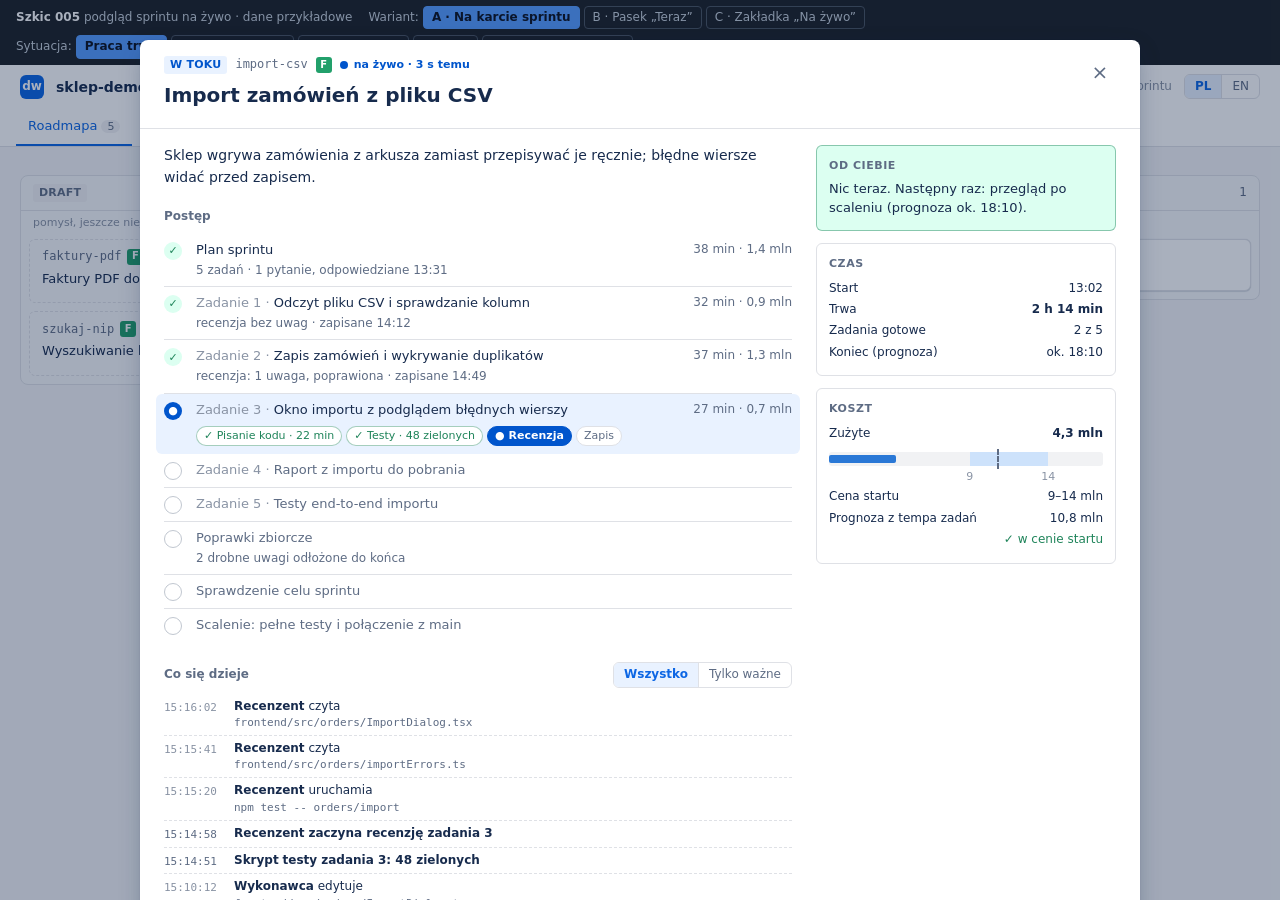
<file: .planning/sketches/005-podglad-sprintu/index.html>
<!doctype html>
<html lang="pl">
<head>
<meta charset="utf-8">
<meta name="viewport" content="width=device-width, initial-scale=1">
<meta name="color-scheme" content="light dark">
<title>Szkic 005: podgląd sprintu na żywo</title>
<link rel="stylesheet" href="../../../dwmt/templates/view/view.css">
<style>
/* Sketch chrome (not part of the product) */
.sk-bar { background: #1d2125; color: #c7d1db; font-size: 12px; padding: 6px 16px; display: flex; flex-wrap: wrap; gap: 6px 16px; align-items: center; }
.sk-bar b { color: #fff; }
.sk-bar .grp { display: flex; flex-wrap: wrap; gap: 4px; align-items: center; }
.sk-bar button { border: 1px solid #4b5560; background: transparent; color: inherit; border-radius: 4px; padding: 2px 8px; cursor: pointer; font-size: 12px; }
.sk-bar button.on { background: #579dff; border-color: #579dff; color: #0b1220; font-weight: 600; }

/* Live indicator */
.live { display: inline-flex; align-items: center; gap: 6px; font-size: var(--text-xs); font-weight: 600; color: var(--st-running); white-space: nowrap; }
.live i { width: 8px; height: 8px; border-radius: 50%; background: currentColor; animation: pulse 1.6s infinite; flex: none; }
.live.wait { color: var(--st-done); }
.live.stale, .live.stall { color: var(--color-text-subtle); }
.live.stale i, .live.stall i { animation: none; }
@keyframes pulse { 0% { box-shadow: 0 0 0 0 color-mix(in srgb, currentColor 55%, transparent); } 70% { box-shadow: 0 0 0 6px transparent; } 100% { box-shadow: 0 0 0 0 transparent; } }
@media (prefers-reduced-motion: reduce) { .live i, .feed li.new { animation: none; } }

/* Segmented progress (one segment per task) */
.segs { display: flex; gap: 2px; margin: 6px 0 4px; }
.segs span { flex: 1; height: 5px; border-radius: 2px; background: var(--color-border); }
.segs span.done { background: var(--st-ready); }
.segs span.run { background: var(--st-running); }
.segs span.wait { background: var(--st-done); }
.bcard .now { font-size: var(--text-sm); color: var(--color-text); display: flex; justify-content: space-between; gap: 8px; }
.bcard .now .num { color: var(--color-text-muted); }

/* Steps */
.steps { list-style: none; margin: 0; padding: 0; }
.steps > li { display: grid; grid-template-columns: 22px minmax(0, 1fr) auto; gap: 2px 10px; padding: 7px 0; border-bottom: 1px solid var(--color-border); align-items: start; }
.steps > li:last-child { border-bottom: 0; }
.st-ic { width: 18px; height: 18px; border-radius: 50%; display: grid; place-items: center; font-size: 11px; font-weight: 700; margin-top: 1px; }
.st-ic.done { background: var(--st-ready-bg); color: var(--st-ready); }
.st-ic.run { background: var(--st-running); color: #fff; }
.st-ic.wait { background: var(--st-done-bg); color: var(--st-done); }
.st-ic.todo { border: 1.5px solid var(--color-border-strong); color: var(--color-text-subtle); }
.st-name { font-weight: 500; overflow-wrap: anywhere; }
.st-meta { font-size: var(--text-sm); color: var(--color-text-muted); text-align: right; white-space: nowrap; font-variant-numeric: tabular-nums; }
.st-note { grid-column: 2 / 4; font-size: var(--text-sm); color: var(--color-text-muted); }
.steps > li.todo .st-name { color: var(--color-text-muted); font-weight: 400; }
.steps > li.cur { background: var(--st-running-bg); margin: 0 -8px; padding-left: 8px; padding-right: 8px; border-radius: var(--radius-md); border-bottom-color: transparent; }
.steps > li.cur.waiting { background: var(--st-done-bg); }
.sub { grid-column: 2 / 4; display: flex; flex-wrap: wrap; gap: 4px; margin-top: 4px; }
.sub span { font-size: var(--text-xs); padding: 1px 7px; border-radius: var(--radius-full); border: 1px solid var(--color-border); background: var(--color-surface); color: var(--color-text-muted); white-space: nowrap; }
.sub span.done { color: var(--st-ready); border-color: color-mix(in srgb, var(--st-ready) 40%, transparent); }
.sub span.run { color: #fff; background: var(--st-running); border-color: var(--st-running); font-weight: 600; }
.sub span.wait { color: var(--st-done); background: var(--st-done-bg); border-color: color-mix(in srgb, var(--st-done) 40%, transparent); font-weight: 600; }
.sub span.bad { color: var(--kind-bug); border-color: color-mix(in srgb, var(--kind-bug) 45%, transparent); font-weight: 600; }

/* Activity feed */
.feed-head { display: flex; justify-content: space-between; align-items: center; gap: 8px; margin-bottom: 6px; }
.feed-head h3 { margin: 0; }
.feed { list-style: none; margin: 0; padding: 0; font-size: var(--text-sm); }
.feed li { display: grid; grid-template-columns: 62px minmax(0, 1fr); gap: 8px; padding: 4px 0; border-bottom: 1px dashed var(--color-border); }
.feed li:last-child { border-bottom: 0; }
.feed .tm { color: var(--color-text-subtle); font-variant-numeric: tabular-nums; font-family: var(--font-mono); font-size: var(--text-xs); padding-top: 2px; }
.feed .who { font-weight: 600; }
.feed .obj { font-family: var(--font-mono); font-size: var(--text-xs); overflow-wrap: anywhere; color: var(--color-text-muted); }
.feed li.ms .what { font-weight: 600; }
.feed li.ms .tm { color: var(--color-text-muted); }
.feed li.new { animation: flash 1.4s ease; }
@keyframes flash { from { background: var(--st-running-bg); } to { background: transparent; } }
.feed-empty { font-size: var(--text-sm); color: var(--color-text-subtle); padding: 6px 0; }

/* Cost bar: spent (fill) against the start price range (band), naive forecast (dashed tick) */
.cbar { position: relative; height: 14px; background: var(--color-hover); border-radius: 3px; margin: 8px 0 20px; }
.cbar .band { position: absolute; top: 0; bottom: 0; background: var(--viz-band); }
.cbar .fill { position: absolute; left: 0; top: 3px; bottom: 3px; background: var(--viz-1); border-radius: 2px; transition: width .6s ease; }
.cbar .fc { position: absolute; top: -3px; bottom: -3px; width: 0; border-left: 2px dashed var(--color-text-muted); }
.cbar .lbl { position: absolute; top: 17px; font-size: var(--text-xs); color: var(--color-text-subtle); transform: translateX(-50%); white-space: nowrap; }

/* Alerts */
.alert { border-radius: var(--radius-md); padding: 8px 12px; font-size: var(--text-sm); margin-bottom: 12px; border: 1px solid; line-height: 1.5; }
.alert b { display: block; margin-bottom: 2px; }
.alert.bad { color: var(--kind-bug); background: color-mix(in srgb, var(--kind-bug) 9%, var(--color-surface)); border-color: color-mix(in srgb, var(--kind-bug) 40%, transparent); }
.alert.info { color: var(--st-done); background: var(--st-done-bg); border-color: color-mix(in srgb, var(--st-done) 40%, transparent); }
.alert.mute { color: var(--color-text-muted); background: var(--color-surface-2); border-color: var(--color-border); }
.hp-box.you.ask { border-color: color-mix(in srgb, var(--st-done) 60%, transparent); }
.hp-box.you ol { margin: 4px 0 0; padding-left: 18px; }
.hp-box.you ol li { margin: 3px 0; }

/* Variant B: "Now" strip under the header, on every tab */
.now-strip { background: var(--color-surface); border-bottom: 1px solid var(--color-border); }
.now-row { display: flex; flex-wrap: wrap; align-items: center; gap: 6px 14px; padding: 8px 20px; max-width: 1680px; margin: 0 auto; font-size: var(--text-sm); }
.now-row .t { font-weight: 600; font-size: var(--text-base); min-width: 0; overflow-wrap: anywhere; }
.now-row .segs { width: 150px; margin: 0; }
.now-row .sep { width: 1px; height: 16px; background: var(--color-border); }
.now-row .push { margin-left: auto; }
.now-row.ask { background: var(--st-done-bg); }
.now-row.bad { background: color-mix(in srgb, var(--kind-bug) 9%, var(--color-surface)); }
.now-panel { border-top: 1px solid var(--color-border); background: var(--color-surface-2); }
.now-panel .in { max-width: 1680px; margin: 0 auto; padding: 12px 20px 16px; display: grid; grid-template-columns: minmax(0, 1fr) 380px; gap: 20px; }
@media (max-width: 900px) { .now-panel .in { grid-template-columns: minmax(0, 1fr); } .now-row .sep { display: none; } .now-row .push { margin-left: 0; } }
.gantt { display: flex; gap: 2px; height: 30px; margin: 8px 0 4px; }
.gantt div { border-radius: 3px; font-size: var(--text-xs); display: flex; align-items: center; justify-content: center; overflow: hidden; white-space: nowrap; min-width: 22px; padding: 0 4px; }
.gantt .done { background: var(--st-ready-bg); color: var(--st-ready); border: 1px solid color-mix(in srgb, var(--st-ready) 35%, transparent); }
.gantt .run { background: var(--st-running); color: #fff; font-weight: 600; }
.gantt .wait { background: var(--st-done-bg); color: var(--st-done); font-weight: 600; border: 1px solid color-mix(in srgb, var(--st-done) 40%, transparent); }
.gantt .todo { border: 1px dashed var(--color-border-strong); color: var(--color-text-subtle); }
.gantt-axis { display: flex; justify-content: space-between; font-size: var(--text-xs); color: var(--color-text-subtle); }

/* Variant C: own tab */
.app-tab .live { margin-left: 6px; }
.lv-top { display: flex; flex-wrap: wrap; gap: 8px 16px; align-items: center; margin-bottom: 4px; }
.lv-top .t { font-size: var(--text-xl); font-weight: 600; min-width: 0; overflow-wrap: anywhere; }
.lv-kpis { display: grid; grid-template-columns: repeat(4, minmax(0, 1fr)); gap: 12px; margin: 12px 0 16px; }
@media (max-width: 1000px) { .lv-kpis { grid-template-columns: repeat(2, minmax(0, 1fr)); } }
@media (max-width: 420px) { .lv-kpis { grid-template-columns: minmax(0, 1fr); } }
.lv-grid { display: grid; grid-template-columns: minmax(0, 1fr) 360px; gap: 16px; align-items: start; }
@media (max-width: 900px) { .lv-grid { grid-template-columns: minmax(0, 1fr); } }
.lv-side { display: flex; flex-direction: column; gap: 12px; min-width: 0; }
.steps .nest { grid-column: 2 / 4; margin-top: 8px; padding: 8px 10px; border-radius: var(--radius-md); background: var(--color-surface); border: 1px solid var(--color-border); }
.kpi .value.small { font-size: var(--text-md); }
</style>
</head>
<body>
<div class="sk-bar">
  <span><b>Szkic 005</b> podgląd sprintu na żywo · dane przykładowe</span>
  <span class="grp">Wariant:
    <button type="button" data-v="A">A · Na karcie sprintu</button>
    <button type="button" data-v="B">B · Pasek „Teraz”</button>
    <button type="button" data-v="C">C · Zakładka „Na żywo”</button></span>
  <span class="grp">Sytuacja:
    <button type="button" data-s="work">Praca trwa</button>
    <button type="button" data-s="ask">Pytanie do Ciebie</button>
    <button type="button" data-s="red">Czerwone testy</button>
    <button type="button" data-s="stall">Przestój</button>
    <button type="button" data-s="stale">Brak świeżych danych</button></span>
</div>
<div id="app"><header class="app-header" id="app-header"></header><div id="strip"></div><main id="page"></main></div>
<div class="overlay" id="overlay"></div>
<script>
(function () {
  'use strict';
  const qs = new URLSearchParams(location.search);
  const P = { v: qs.get('v') || 'A', s: qs.get('s') || 'work', feedAll: true, panel: qs.get('panel') !== '0', tab: 'live' };

  // ---------- sample data (what the script would have during a run: run state, plan, events, transcripts) ----------
  const SPRINT = {
    id: 'import-csv', kind: 'feature', title: 'Import zamówień z pliku CSV',
    why: 'Sklep wgrywa zamówienia z arkusza zamiast przepisywać je ręcznie; błędne wiersze widać przed zapisem.',
    start: '13:02', price: [9, 14], tasks: 5, run: '2026-10-15-import-csv', branch: 'dwmt/import-csv', mode: 'architekt (pełny)',
  };
  // spent so far per step in M tokens; durations in minutes (current step grows live)
  const BASE = [
    { k: 'plan', name: 'Plan sprintu', who: 'Architekt', st: 'done', min: 38, m: 1.4, note: '5 zadań · 1 pytanie, odpowiedziane 13:31' },
    { k: 1, name: 'Odczyt pliku CSV i sprawdzanie kolumn', st: 'done', min: 32, m: 0.9, note: 'recenzja bez uwag · zapisane 14:12' },
    { k: 2, name: 'Zapis zamówień i wykrywanie duplikatów', st: 'done', min: 37, m: 1.3, note: 'recenzja: 1 uwaga, poprawiona · zapisane 14:49' },
    { k: 3, name: 'Okno importu z podglądem błędnych wierszy', st: 'run', min: 27, m: 0.7 },
    { k: 4, name: 'Raport z importu do pobrania', st: 'todo' },
    { k: 5, name: 'Testy end-to-end importu', st: 'todo' },
    { k: 'batch', name: 'Poprawki zbiorcze', st: 'todo', note: '2 drobne uwagi odłożone do końca' },
    { k: 'goal', name: 'Sprawdzenie celu sprintu', st: 'todo' },
    { k: 'finish', name: 'Scalenie: pełne testy i połączenie z main', st: 'todo' },
  ];
  const SUBS = {
    work: [['Pisanie kodu', 'done', '22 min'], ['Testy', 'done', '48 zielonych'], ['Recenzja', 'run', ''], ['Zapis', 'todo', '']],
    ask: [['Pisanie kodu', 'wait', 'czeka na Ciebie'], ['Testy', 'todo', ''], ['Recenzja', 'todo', ''], ['Zapis', 'todo', '']],
    red: [['Pisanie kodu', 'done', '22 min'], ['Testy', 'bad', '2 z 50 czerwone'], ['Poprawki', 'run', 'próba 1'], ['Recenzja', 'todo', ''], ['Zapis', 'todo', '']],
    stall: [['Pisanie kodu', 'done', '22 min'], ['Testy', 'done', '48 zielonych'], ['Recenzja', 'run', 'brak postępu'], ['Zapis', 'todo', '']],
    stale: [['Pisanie kodu', 'done', '22 min'], ['Testy', 'done', '48 zielonych'], ['Recenzja', 'run', ''], ['Zapis', 'todo', '']],
  };
  const PHASE = { work: 'Recenzja', ask: 'Czeka na Ciebie', red: 'Poprawki po testach', stall: 'Recenzja', stale: 'Recenzja' };
  const QUESTIONS = ['Czy błędny wiersz ma zatrzymać cały import, czy pominąć tylko ten wiersz?', 'Czy zamówienie o istniejącym numerze nadpisuje stare, czy trafia na listę duplikatów?'];

  const FEED0 = [
    ['15:16:02', 'Recenzent', 'czyta', 'frontend/src/orders/ImportDialog.tsx'],
    ['15:15:41', 'Recenzent', 'czyta', 'frontend/src/orders/importErrors.ts'],
    ['15:15:20', 'Recenzent', 'uruchamia', 'npm test -- orders/import'],
    ['15:14:58', 'Recenzent', 'zaczyna recenzję zadania 3', '', 'ms'],
    ['15:14:51', 'Skrypt', 'testy zadania 3: 48 zielonych', '', 'ms'],
    ['15:10:12', 'Wykonawca', 'edytuje', 'frontend/src/orders/ImportDialog.tsx'],
    ['15:09:47', 'Wykonawca', 'dodaje', 'frontend/src/orders/ImportDialog.test.tsx'],
    ['14:49:20', 'Skrypt', 'zadanie 2 zapisane (commit 8b04e7d)', '', 'ms'],
    ['14:40:05', 'Recenzent', 'zadanie 2: 1 uwaga do poprawy', '', 'ms'],
    ['14:12:30', 'Skrypt', 'zadanie 1 zapisane (commit 3f9a1c2)', '', 'ms'],
    ['13:40:12', 'Architekt', 'plan gotowy: 5 zadań', '', 'ms'],
    ['13:31:44', 'Odpowiedź od Ciebie', 'w sprawie formatu dat', '', 'ms'],
  ];
  const NEXT = [
    ['Recenzent', 'czyta', 'backend/src/main/java/shop/orders/CsvImportService.java'],
    ['Recenzent', 'szuka', '„parseRow” w backend/src'],
    ['Recenzent', 'czyta', 'frontend/src/orders/useImportPreview.ts'],
    ['Recenzent', 'uruchamia', 'npm run lint -- src/orders'],
    ['Recenzent', 'czyta', 'docs/product/sprints/import-csv.md'],
    ['Recenzent', 'czyta', 'frontend/src/orders/ImportDialog.module.css'],
  ];
  const NEXT_RED = [
    ['Wykonawca', 'czyta', 'wynik testów: ImportDialog.test.tsx (2 czerwone)'],
    ['Wykonawca', 'edytuje', 'frontend/src/orders/useImportPreview.ts'],
    ['Wykonawca', 'uruchamia', 'npm test -- orders/import'],
    ['Wykonawca', 'edytuje', 'frontend/src/orders/ImportDialog.tsx'],
  ];
  const FEED_ASK = [
    ['15:04:10', 'Wykonawca', '2 pytania do Ciebie, praca nad zadaniem 3 wstrzymana', '', 'ms'],
    ['15:03:52', 'Wykonawca', 'czyta', 'docs/product/decisions.md'],
    ['15:03:31', 'Wykonawca', 'czyta', 'backend/src/main/java/shop/orders/OrderRepository.java'],
    ...FEED0.slice(7),
  ];
  const FEED_RED = [
    ['15:15:02', 'Skrypt', 'testy zadania 3: 2 z 50 czerwone, wraca do wykonawcy', '', 'ms'],
    ['15:10:12', 'Wykonawca', 'edytuje', 'frontend/src/orders/ImportDialog.tsx'],
    ...FEED0.slice(6),
  ];

  // ---------- live state ----------
  let feed = [], ago = 2, extra = 0, clock = 15 * 3600 + 16 * 60 + 10, nextIdx = 0, newKey = null;
  function reset() {
    ago = P.s === 'stale' ? 184 : P.s === 'stall' ? 2 : 2; extra = 0; nextIdx = 0; newKey = null;
    clock = 15 * 3600 + 16 * 60 + 10;
    feed = (P.s === 'ask' ? FEED_ASK : P.s === 'red' ? FEED_RED : FEED0).map((x) => x.slice());
  }
  const pad = (n) => String(n).padStart(2, '0');
  const hms = (s) => `${pad(Math.floor(s / 3600))}:${pad(Math.floor(s / 60) % 60)}:${pad(s % 60)}`;
  const esc = (s) => String(s ?? '').replace(/[&<>"']/g, (c) => ({ '&': '&amp;', '<': '&lt;', '>': '&gt;', '"': '&quot;', "'": '&#39;' }[c]));
  const fmtM = (x) => x.toFixed(1).replace('.', ',');
  const elapsed = () => 134 + Math.floor(extra / 60);
  const fmtDur = (min) => (min >= 60 ? `${Math.floor(min / 60)} h ${min % 60} min` : `${min} min`);
  function steps() {
    return BASE.map((s) => (s.k === 3 ? { ...s, st: P.s === 'ask' ? 'wait' : 'run', min: s.min + Math.floor(extra / 60), m: s.m + (P.s === 'ask' || P.s === 'stall' || P.s === 'stale' ? 0 : extra * 0.004) } : s));
  }
  const spent = () => steps().reduce((a, s) => a + (s.m || 0), 0);
  const forecast = () => (spent() / 2) * SPRINT.tasks;
  const doneTasks = 2;
  const liveCls = () => ({ ask: 'wait', stall: 'stall', stale: 'stale' }[P.s] || '');
  function liveLabel() {
    if (P.s === 'ask') return 'czeka na Ciebie · 12 min';
    if (P.s === 'stall') return 'przestój? · nic nie pracuje od 34 min';
    if (P.s === 'stale') return `brak świeżych danych od ${Math.floor(ago / 60)} min`;
    return `na żywo · ${ago} s temu`;
  }
  const live = () => `<span class="live ${liveCls()}" id="live-ind"><i></i><span>${esc(liveLabel())}</span></span>`;
  const pill = (st, label) => `<span class="pill ${st}">${esc(label)}</span>`;
  const kind = () => '<span class="kind feature" title="funkcja">F</span>';
  const segs = () => `<div class="segs" aria-label="zadania: ${doneTasks} z ${SPRINT.tasks} gotowe">${Array.from({ length: SPRINT.tasks }, (_, i) => `<span class="${i < doneTasks ? 'done' : i === doneTasks ? (P.s === 'ask' ? 'wait' : 'run') : ''}"></span>`).join('')}</div>`;
  const nowLine = () => `Zadanie 3 z ${SPRINT.tasks} · ${PHASE[P.s]}`;
  const endEta = () => (P.s === 'ask' ? 'po Twojej odpowiedzi' : 'ok. 18:10');

  // ---------- shared live blocks ----------
  function stepsHtml(nestFeed) {
    const ic = { done: '✓', run: '●', wait: '!', todo: '' };
    return `<ol class="steps">${steps().map((s) => {
      const cur = s.st === 'run' || s.st === 'wait';
      const label = typeof s.k === 'number' ? `<span class="subtle">Zadanie ${s.k} · </span>${esc(s.name)}` : esc(s.name);
      const meta = s.st === 'todo' ? '' : `${fmtDur(s.min)}${s.m ? ` · ${fmtM(s.m)} mln` : ''}`;
      let extraHtml = '';
      if (cur) extraHtml = `<div class="sub">${SUBS[P.s].map(([n, st, d]) => `<span class="${st}">${st === 'done' ? '✓ ' : st === 'run' ? '● ' : st === 'wait' ? '! ' : st === 'bad' ? '✗ ' : ''}${esc(n)}${d ? ` · ${esc(d)}` : ''}</span>`).join('')}</div>`;
      if (cur && nestFeed) extraHtml += `<div class="nest">${feedHtml(5)}</div>`;
      return `<li class="${s.st === 'todo' ? 'todo' : ''} ${cur ? 'cur' : ''} ${s.st === 'wait' ? 'waiting' : ''}"><span class="st-ic ${s.st}">${ic[s.st]}</span><span class="st-name">${label}</span><span class="st-meta">${meta}</span>
        ${s.note ? `<span class="st-note">${esc(s.note)}</span>` : ''}${extraHtml}</li>`;
    }).join('')}</ol>`;
  }
  function feedHtml(n) {
    const rows = feed.filter((x) => P.feedAll || x[4] === 'ms').slice(0, n);
    if (!rows.length) return '<div class="feed-empty">Brak zdarzeń.</div>';
    return `<ul class="feed">${rows.map((x) => `<li class="${x[4] || ''} ${x[0] === newKey ? 'new' : ''}"><span class="tm">${esc(x[0])}</span><span><span class="who">${esc(x[1])}</span> <span class="what">${esc(x[2])}</span>${x[3] ? `<div class="obj">${esc(x[3])}</div>` : ''}</span></li>`).join('')}</ul>`;
  }
  const feedToggle = () => `<span class="seg" role="group" aria-label="filtr"><button type="button" data-feed="all" class="${P.feedAll ? 'on' : ''}">Wszystko</button><button type="button" data-feed="ms" class="${P.feedAll ? '' : 'on'}">Tylko ważne</button></span>`;
  const feedSec = (n, title = 'Co się dzieje') => `<div class="hp-sec"><div class="feed-head"><h3>${esc(title)}</h3>${feedToggle()}</div><div id="feed-box" data-n="${n}">${feedHtml(n)}</div></div>`;

  function youBox() {
    if (P.s === 'ask') return `<div class="hp-box you ask"><h4>Od Ciebie</h4><div><b>Czekają 2 pytania od 12 min.</b> Odpowiedz w rozmowie z PO; praca nad zadaniem 3 stoi do odpowiedzi.</div><ol>${QUESTIONS.map((q) => `<li>${esc(q)}</li>`).join('')}</ol></div>`;
    if (P.s === 'stall') return `<div class="hp-box you"><h4>Od Ciebie</h4><div>Sprawdź, czy PO zareagował na alarm. Jeśli nie, napisz mu: „co ze sprintem import-csv?”.</div></div>`;
    return `<div class="hp-box you ok"><h4>Od Ciebie</h4><div>Nic teraz. Następny raz: przegląd po scaleniu (prognoza ${esc(endEta())}).</div></div>`;
  }
  function alertHtml() {
    if (P.s === 'stall') return '<div class="alert bad"><b>Prawdopodobnie przestój</b>Nic nie pracuje od 34 min, a sprint stoi na recenzji zadania 3: proces recenzenta zakończył się bez wyniku. PO dostał alarm.</div>';
    if (P.s === 'red') return '<div class="alert info"><b>Czerwone testy w zadaniu 3</b>2 z 50 testów nie przechodzi (import pustego pliku). Wykonawca poprawia; to zwykły krok, nic od Ciebie.</div>';
    if (P.s === 'stale') return '<div class="alert mute"><b>Strona nie dostaje nowych danych od 3 min</b>Komputer mógł zasnąć albo proces zapisujący stan się zakończył. Poniżej ostatni znany stan.</div>';
    return '';
  }
  function costBox() {
    const max = SPRINT.price[1] * 1.25, pc = (x) => `${Math.min(100, (x / max) * 100).toFixed(1)}%`;
    const sp = spent(), fc = forecast();
    return `<div class="hp-box"><h4>Koszt</h4><div class="line"><span>Zużyte</span><b class="num" id="cost-spent">${fmtM(sp)} mln</b></div>
      <div class="cbar" role="img" aria-label="zużyte ${fmtM(sp)} mln, cena startu ${SPRINT.price[0]}–${SPRINT.price[1]} mln, prognoza ${fmtM(fc)} mln">
        <div class="band" style="left:${pc(SPRINT.price[0])};width:calc(${pc(SPRINT.price[1])} - ${pc(SPRINT.price[0])})"></div>
        <div class="fill" id="cost-fill" style="width:${pc(sp)}"></div><div class="fc" style="left:${pc(fc)}"></div>
        <span class="lbl" style="left:${pc(SPRINT.price[0])}">${SPRINT.price[0]}</span><span class="lbl" style="left:${pc(SPRINT.price[1])}">${SPRINT.price[1]}</span></div>
      <div class="line"><span>Cena startu</span><span class="num">${SPRINT.price[0]}–${SPRINT.price[1]} mln</span></div>
      <div class="line"><span>Prognoza z tempa zadań</span><span class="num" style="white-space:nowrap">${fmtM(fc)} mln</span></div>
      <div class="line"><span></span><span style="color:var(--st-ready);white-space:nowrap">✓ w cenie startu</span></div></div>`;
  }
  function timeBox() {
    return `<div class="hp-box"><h4>Czas</h4><div class="line"><span>Start</span><span class="num">${SPRINT.start}</span></div>
      <div class="line"><span>Trwa</span><b class="num" id="el">${fmtDur(elapsed())}</b></div>
      <div class="line"><span>Zadania gotowe</span><span class="num">${doneTasks} z ${SPRINT.tasks}</span></div>
      <div class="line"><span>Koniec (prognoza)</span><span class="num">${esc(endEta())}</span></div></div>`;
  }
  const techBox = () => `<details class="hp-tech"><summary>Szczegóły techniczne</summary><div class="dsec"><dl class="kv2"><dt>Przebieg</dt><dd>${SPRINT.run}</dd><dt>Gałąź</dt><dd>${SPRINT.branch}</dd><dt>Tryb</dt><dd>${SPRINT.mode}</dd><dt>Koszt według ról</dt><dd>plan 1,4 · pisanie 1,6 · recenzja 0,9 · sterowanie 0,4 mln</dd></dl></div></details>`;

  // ---------- header and board ----------
  function header() {
    const tabs = [['roadmap', 'Roadmapa', 5], ['backlog', 'Backlog', 23], ['decisions', 'Decyzje', 9], ['history', 'Historia', 14]];
    if (P.v === 'C') tabs.unshift(['live', 'Na żywo', null]);
    const active = P.v === 'C' ? P.tab : 'roadmap';
    return `<div class="app-top"><div class="app-logo" aria-hidden="true">dw</div><div class="app-title">sklep-demo<small>roadmapa produktu</small></div>
      <div class="app-meta"><span>Dane: na bieżąco w trakcie sprintu</span><span class="seg" role="group"><button type="button" class="on">PL</button><button type="button">EN</button></span></div></div>
      <nav class="app-tabs">${tabs.map(([k, l, n]) => `<button type="button" class="app-tab ${k === active ? 'active' : ''}" data-tab="${k}">${esc(l)}${n == null ? `<span class="live ${liveCls()}"><i></i></span>` : `<span class="count">${n}</span>`}</button>`).join('')}</nav>`;
  }
  function board() {
    const card = (id, title, extra, cls = '', right = '') => `<div class="bcard ${cls}" data-open="${id}" role="button" tabindex="0"><div class="top"><span class="id">${id}</span>${kind()}<span class="right">${right}</span></div><div class="title">${esc(title)}</div>${extra}</div>`;
    const runCard = card(SPRINT.id, SPRINT.title, `${segs()}<div class="now"><span>${esc(nowLine())}</span><span class="num">${fmtM(spent())} / ${SPRINT.price[0]}–${SPRINT.price[1]} mln</span></div><div class="foot" style="margin-top:4px">${live()}</div>`, 'running', '<span class="badge run">w toku</span>');
    const col = (c, label, hint, n, body) => `<section class="col c-${c}"><div class="col-head">${pill(c, label)}<span class="n">${n}</span></div><div class="col-hint">${hint}</div><div class="col-body">${body}</div></section>`;
    return `<div class="board">
      ${col('draft', 'Draft', 'pomysł, jeszcze niejasny', 2, card('faktury-pdf', 'Faktury PDF do zamówień', '', 'draft') + card('szukaj-nip', 'Wyszukiwanie klientów po NIP', '', 'draft'))}
      ${col('todo', 'Do zrobienia', 'wiadomo o co chodzi; PO bierze od góry', 2, card('statusy-wysylki', 'Statusy wysyłki od kuriera', '<div class="foot"><span class="badge go">✓ może iść bez Ciebie</span></div>', 'next', '<span class="badge next">następny</span>') + card('rabaty-b2b', 'Rabaty dla klientów hurtowych', '<div class="foot"><span class="badge need">makiety</span></div>'))}
      ${col('inprogress', 'W toku', 'zlecony albo trwa', 1, runCard)}
      ${col('review', 'Czeka na przegląd', 'UAT albo czytanie kodu', 1, card('koszyk-mobile', 'Koszyk na telefonie', '', 'compact'))}
    </div>`;
  }

  // ---------- variant A: live section inside the sprint card ----------
  function modalA() {
    const head = `<div class="hp-head"><div class="row">${pill('inprogress', 'W toku')}<span class="id">${SPRINT.id}</span>${kind()}${live()}</div><div class="hp-title">${esc(SPRINT.title)}</div></div>`;
    const main = `${alertHtml()}<p class="hp-why">${esc(SPRINT.why)}</p><div class="hp-sec"><h3>Postęp</h3>${stepsHtml(false)}</div>${feedSec(8)}${techBox()}`;
    const side = `${youBox()}${timeBox()}${costBox()}`;
    return `<div class="modal-wrap" id="modal-wrap" style="pointer-events:auto"><div class="modal open" role="dialog" aria-modal="true"><div class="m-head"><div>${head}</div><button type="button" class="m-close" data-close="1" aria-label="Zamknij">×</button></div>
      <div class="m-body"><div style="min-width:0">${main}</div><div class="hp-side">${side}</div></div></div></div>`;
  }

  // ---------- variant B: strip on every tab + expandable panel ----------
  function stripB() {
    const tone = P.s === 'ask' ? 'ask' : P.s === 'stall' ? 'bad' : '';
    const you = P.s === 'ask' ? '<b class="warn">Od Ciebie: 2 pytania</b>' : P.s === 'stall' ? '<b class="warn">Przestój: sprawdź PO</b>' : '<span class="muted">Od Ciebie: nic</span>';
    const all = steps(), total = all.reduce((a, s) => a + (s.min || 25), 0);
    const g = all.map((s) => {
      const lbl = typeof s.k === 'number' ? `Z${s.k}` : { plan: 'Plan', batch: 'Popr.', goal: 'Cel', finish: 'Scalenie' }[s.k];
      return `<div class="${s.st}" style="flex:${s.min || 25}" title="${esc(s.name)}${s.min ? ' · ' + fmtDur(s.min) : ''}">${lbl}</div>`;
    }).join('');
    const panel = P.panel ? `<div class="now-panel"><div class="in"><div style="min-width:0">${alertHtml()}<h3 class="hp-sec" style="margin:0;font-size:var(--text-sm);color:var(--color-text-muted)">Przebieg w czasie</h3>
        <div class="gantt">${g}</div><div class="gantt-axis"><span>${SPRINT.start}</span><span>teraz ${hms(clock).slice(0, 5)}</span><span>prognoza ${esc(endEta())}</span></div>
        <div class="hp-sec"><h3>Kroki</h3>${stepsHtml(false)}</div></div>
        <div class="hp-side">${youBox()}${costBox()}${feedSec(7)}</div></div></div>` : '';
    return `<div class="now-strip"><div class="now-row ${tone}">${live()}<span class="id">${SPRINT.id}</span><span class="t">${esc(SPRINT.title)}</span><span class="sep"></span>
      <span>${esc(nowLine())}</span>${segs()}<span class="sep"></span><span class="num">${fmtM(spent())} mln z ${SPRINT.price[0]}–${SPRINT.price[1]}</span><span class="sep"></span><span class="num" id="el">${fmtDur(elapsed())}</span><span class="sep"></span>${you}
      <button type="button" class="link-btn push" data-panel="1">${P.panel ? 'Zwiń ▴' : 'Szczegóły ▾'}</button></div>${panel}</div>`;
  }

  // ---------- variant C: own tab ----------
  function pageC() {
    const kpi = (label, value, sub, small) => `<div class="kpi"><div class="label">${esc(label)}</div><div class="value ${small ? 'small' : ''}">${value}</div><div class="sub">${sub}</div></div>`;
    return `<div class="page"><div class="lv-top">${pill('inprogress', 'W toku')}<span class="id">${SPRINT.id}</span><span class="t">${esc(SPRINT.title)}</span>${live()}</div>
      <p class="hp-why muted" style="margin:0">${esc(SPRINT.why)}</p>
      <div class="lv-kpis">${kpi('Teraz', esc(nowLine()), segs(), true)}${kpi('Zużyte', `${fmtM(spent())} mln`, `cena startu ${SPRINT.price[0]}–${SPRINT.price[1]} · prognoza ${fmtM(forecast())}`)}
        ${kpi('Trwa', `<span id="el">${fmtDur(elapsed())}</span>`, `start ${SPRINT.start} · koniec ${esc(endEta())}`)}${kpi('Od Ciebie', P.s === 'ask' ? '<span class="warn">2 pytania</span>' : P.s === 'stall' ? '<span class="warn">sprawdź PO</span>' : 'nic', P.s === 'ask' ? 'czekają od 12 min' : 'następny raz: przegląd po scaleniu')}</div>
      ${alertHtml()}
      <div class="lv-grid"><div class="card2" style="min-width:0;padding:16px 20px"><h3>Przebieg</h3>${stepsHtml(true)}</div>
        <div class="lv-side">${P.s === 'ask' || P.s === 'stall' ? youBox() : ''}${costBox()}<div class="hp-box"><h4>Ważne zdarzenia</h4>${(() => { const keep = P.feedAll; P.feedAll = false; const h = feedHtml(6); P.feedAll = keep; return h; })()}</div>
        <div class="note-line">Gdy trwa kilka sprintów naraz, każdy ma tu swoją sekcję, jedna pod drugą.</div></div></div></div>`;
  }

  // ---------- render and live tick ----------
  function render() {
    document.querySelectorAll('.sk-bar [data-v]').forEach((b) => b.classList.toggle('on', b.dataset.v === P.v));
    document.querySelectorAll('.sk-bar [data-s]').forEach((b) => b.classList.toggle('on', b.dataset.s === P.s));
    document.getElementById('app-header').innerHTML = header();
    document.getElementById('strip').innerHTML = P.v === 'B' ? stripB() : '';
    const mw = document.getElementById('modal-wrap'); if (mw) mw.remove();
    document.getElementById('overlay').classList.remove('open');
    document.body.classList.remove('modal-open');
    if (P.v === 'C' && P.tab === 'live') document.getElementById('page').innerHTML = pageC();
    else document.getElementById('page').innerHTML = `<div class="page">${board()}</div>`;
    if (P.v === 'A' && P.panel) {
      document.body.insertAdjacentHTML('beforeend', modalA());
      document.getElementById('overlay').classList.add('open');
      document.body.classList.add('modal-open');
    }
  }
  function tick() {
    if (P.s === 'stale') { ago += 1; } else if (P.s === 'work' || P.s === 'red') {
      extra += 1; clock += 1; ago += 1;
      if (extra % 3 === 0) {
        const src = P.s === 'red' ? NEXT_RED : NEXT;
        const [who, what, obj] = src[nextIdx % src.length]; nextIdx += 1;
        newKey = hms(clock); feed.unshift([newKey, who, what, obj]); feed = feed.slice(0, 40); ago = 0;
        const sy = window.scrollY, box = document.getElementById('modal-wrap'), by = box ? box.scrollTop : 0;
        render();
        window.scrollTo(0, sy); const b2 = document.getElementById('modal-wrap'); if (b2) b2.scrollTop = by;
        return;
      }
    } else { clock += 1; }
    document.querySelectorAll('#live-ind span').forEach((el) => { el.textContent = liveLabel(); });
  }

  document.addEventListener('click', (e) => {
    const t = e.target.closest('button, [data-open], [data-close]');
    if (!t) { if (e.target.id === 'modal-wrap') { P.panel = false; render(); } return; }
    if (t.dataset.v) { P.v = t.dataset.v; P.panel = true; P.tab = 'live'; reset(); render(); }
    else if (t.dataset.s) { P.s = t.dataset.s; reset(); render(); }
    else if (t.dataset.feed) { P.feedAll = t.dataset.feed === 'all'; render(); }
    else if (t.dataset.panel) { P.panel = !P.panel; render(); }
    else if (t.dataset.close) { P.panel = false; render(); }
    else if (t.dataset.tab && P.v === 'C') { P.tab = t.dataset.tab; render(); }
    else if (t.dataset.open === SPRINT.id) { if (P.v === 'C') P.tab = 'live'; P.panel = true; render(); }
  });
  document.addEventListener('keydown', (e) => { if (e.key === 'Escape' && P.v === 'A' && P.panel) { P.panel = false; render(); } });
  reset(); render();
  if (qs.get('freeze') !== '1') setInterval(tick, 1000);
})();
</script>
</body>
</html>
</file>
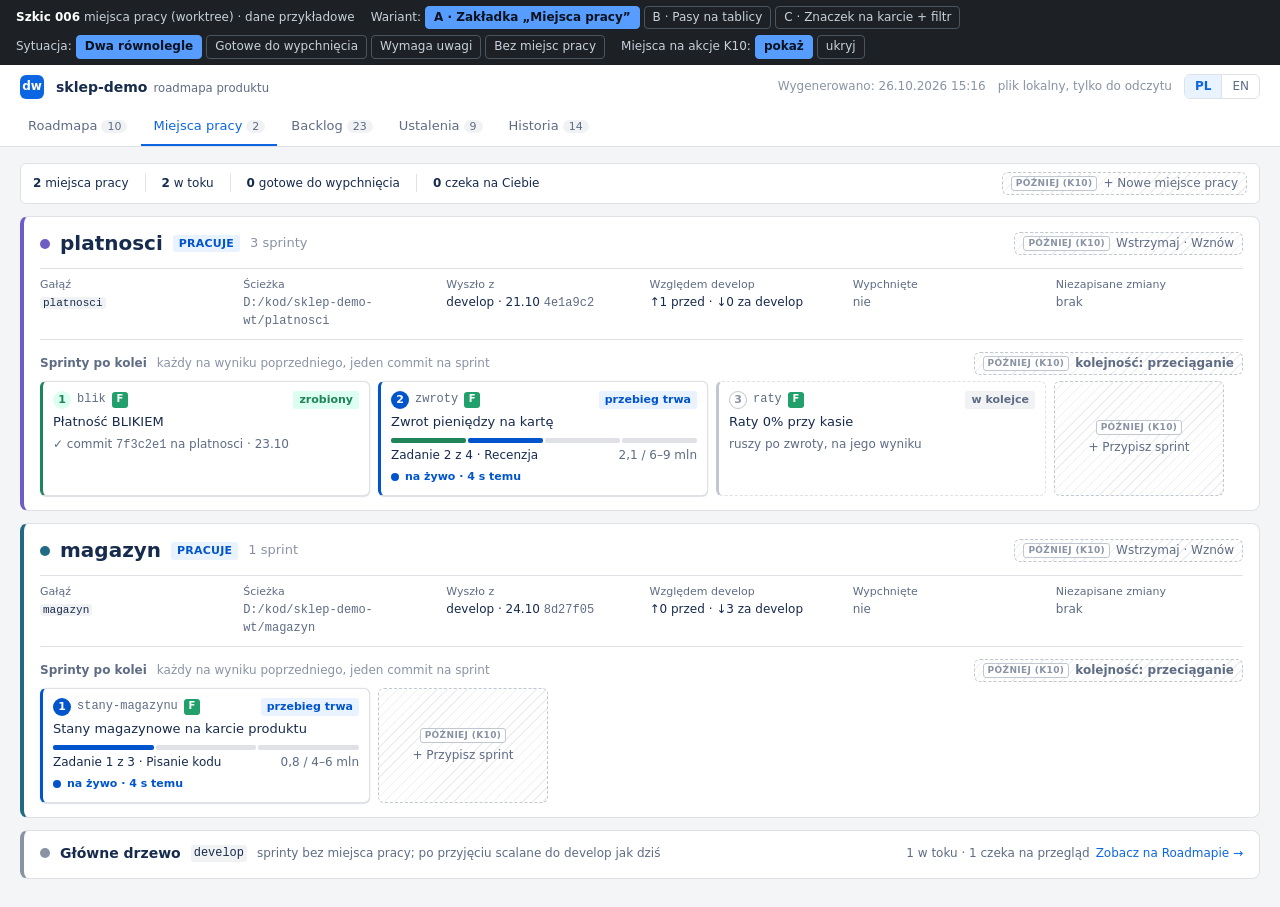
<file: .planning/sketches/006-miejsca-pracy/index.html>
<!doctype html>
<html lang="pl">
<head>
<meta charset="utf-8">
<meta name="viewport" content="width=device-width, initial-scale=1">
<meta name="color-scheme" content="light dark">
<title>Szkic 006: miejsca pracy (worktree)</title>
<link rel="stylesheet" href="../../../dwmt/templates/view/view.css">
<style>
/* Sketch chrome (not part of the product) */
.sk-bar { background: #1d2125; color: #c7d1db; font-size: 12px; padding: 6px 16px; display: flex; flex-wrap: wrap; gap: 6px 16px; align-items: center; }
.sk-bar b { color: #fff; }
.sk-bar .grp { display: flex; flex-wrap: wrap; gap: 4px; align-items: center; }
.sk-bar button { border: 1px solid #4b5560; background: transparent; color: inherit; border-radius: 4px; padding: 2px 8px; cursor: pointer; font-size: 12px; }
.sk-bar button.on { background: #579dff; border-color: #579dff; color: #0b1220; font-weight: 600; }

/* Workplace colour (one hue per workplace; main tree neutral) */
.wp0 { --wpc: var(--color-text-subtle); }
.wp1 { --wpc: var(--kind-remark); }
.wp2 { --wpc: var(--kind-mockups); }
.wp-dot { width: 10px; height: 10px; border-radius: 50%; background: var(--wpc); flex: none; display: inline-block; }
.wpb { display: inline-flex; align-items: center; gap: 4px; font-size: var(--text-xs); font-weight: 600; font-family: var(--font-mono); padding: 0 6px; border-radius: var(--radius-sm); color: var(--wpc); background: color-mix(in srgb, var(--wpc) 12%, var(--color-surface)); border: 1px solid color-mix(in srgb, var(--wpc) 40%, transparent); white-space: nowrap; }
.wpb svg { width: 10px; height: 10px; }
.pill.ready { color: var(--st-ready); background: var(--st-ready-bg); }
.badge.done { color: var(--st-ready); background: var(--st-ready-bg); }
.badge.held { color: var(--st-done); background: transparent; border: 1px dashed color-mix(in srgb, var(--st-done) 60%, transparent); }
.badge.queue { color: var(--color-text-muted); background: var(--color-hover); }
.badge.uat { color: var(--st-done); background: var(--st-done-bg); }
.path { font-family: var(--font-mono); font-size: var(--text-sm); color: var(--color-text-muted); overflow-wrap: anywhere; }
.ab { font-variant-numeric: tabular-nums; white-space: nowrap; }
.ab .bad { color: var(--st-done); font-weight: 700; }
.ok-t { color: var(--st-ready); }

/* Reserved place for K10 actions (not built now) */
.k10 { display: inline-flex; align-items: center; gap: 6px; border: 1.5px dashed var(--color-border-strong); border-radius: var(--radius-md); padding: 2px 8px; font-size: var(--text-sm); color: var(--color-text-muted); white-space: nowrap; cursor: default;
  background: repeating-linear-gradient(135deg, transparent 0 6px, color-mix(in srgb, var(--color-border) 55%, transparent) 6px 7px); }
.k10-tag { font-size: 9px; font-weight: 700; text-transform: uppercase; letter-spacing: .04em; color: var(--color-text-subtle); border: 1px solid var(--color-border-strong); border-radius: 3px; padding: 0 4px; background: var(--color-surface); white-space: nowrap; }
.k10.block { display: flex; flex-direction: column; justify-content: center; text-align: center; white-space: normal; padding: 8px; gap: 4px; }
body.no-k10 .k10 { display: none !important; }

/* Live step on cards (same shape as the live card of sketch 005) */
.lv { margin-top: 2px; }
.lv .now { font-size: var(--text-sm); display: flex; justify-content: space-between; gap: 8px; min-width: 0; }
.lv .now > span:first-child { min-width: 0; overflow-wrap: anywhere; }
.lv .now .num { color: var(--color-text-muted); white-space: nowrap; }

/* Push box */
.push-box { border: 1px solid color-mix(in srgb, var(--st-ready) 45%, transparent); background: var(--st-ready-bg); border-radius: var(--radius-md); padding: 10px 12px; min-width: 0; }
.push-box .ttl { font-weight: 600; color: var(--st-ready); display: flex; flex-wrap: wrap; gap: 4px 10px; align-items: center; }
.push-box .ttl .muted { font-weight: 400; }
.push-box .after { font-size: var(--text-sm); color: var(--color-text-muted); margin-top: 6px; }
.cmd { display: flex; align-items: center; gap: 8px; background: var(--color-surface); border: 1px solid var(--color-border); border-radius: var(--radius-md); padding: 3px 3px 3px 10px; margin-top: 8px; min-width: 0; }
.cmd code { background: none; padding: 0; flex: 1; min-width: 0; font-size: var(--text-sm); color: var(--color-text); }
.copy-btn { border: 1px solid var(--color-border); background: var(--color-surface-2); border-radius: var(--radius-sm); padding: 2px 8px; cursor: pointer; font-size: var(--text-sm); color: var(--color-text-muted); flex: none; }
.copy-btn:hover { background: var(--color-hover); color: var(--color-text); }
.push-row { display: flex; flex-wrap: wrap; gap: 8px; align-items: center; margin-top: 8px; }
.push-row .cmd { margin-top: 0; flex: 1 1 280px; }

/* Attention lines */
.attn { list-style: none; margin: 8px 0 0; padding: 0; display: flex; flex-direction: column; gap: 6px; }
.attn li { font-size: var(--text-sm); color: var(--color-text); background: var(--st-done-bg); border: 1px solid color-mix(in srgb, var(--st-done) 35%, transparent); border-radius: var(--radius-md); padding: 6px 10px; line-height: 1.5; overflow-wrap: anywhere; }
.attn li b { color: var(--st-done); }
.attn li .muted { display: block; }

/* Sequence chips (order of a workplace's sprints) */
.seq { display: inline-flex; flex-wrap: wrap; gap: 4px; align-items: center; font-size: var(--text-xs); }
.seq .s { display: inline-flex; gap: 3px; align-items: center; padding: 0 6px; border-radius: var(--radius-full); border: 1px solid var(--color-border); background: var(--color-surface); white-space: nowrap; font-family: var(--font-mono); color: var(--color-text-muted); cursor: pointer; }
.seq .s.done { color: var(--st-ready); border-color: color-mix(in srgb, var(--st-ready) 40%, transparent); }
.seq .s.run { color: var(--color-surface); background: var(--st-running); border-color: var(--st-running); font-weight: 600; }
.seq .s.uat, .seq .s.held { color: var(--st-done); background: var(--st-done-bg); border-color: color-mix(in srgb, var(--st-done) 40%, transparent); font-weight: 600; }
.seq .ar { color: var(--color-text-subtle); }

/* ---------- Variant A: own tab ---------- */
.app-tab.has-flag { display: inline-flex; align-items: center; }
.tab-flag { white-space: nowrap; font-size: var(--text-xs); font-weight: 700; border-radius: var(--radius-full); padding: 0 6px; margin-left: 4px; }
.tab-flag.ready { color: var(--st-ready); background: var(--st-ready-bg); }
.tab-flag.attn { color: var(--st-done); background: var(--st-done-bg); }
.wp-sum { display: flex; flex-wrap: wrap; gap: 8px 16px; align-items: center; padding: 8px 12px; background: var(--color-surface); border: 1px solid var(--color-border); border-radius: var(--radius-md); font-size: var(--text-sm); }
.wp-sum b { font-variant-numeric: tabular-nums; }
.wp-sum .sep { width: 1px; height: 18px; background: var(--color-border); }
.wp-sum .k10 { margin-left: auto; }
.wp-card { background: var(--color-surface); border: 1px solid var(--color-border); border-left: 4px solid var(--wpc); border-radius: var(--radius-lg); margin-top: 12px; padding: 12px 16px 14px; min-width: 0; }
.wp-head { display: flex; flex-wrap: wrap; gap: 6px 10px; align-items: center; min-width: 0; }
.wp-name { font-size: var(--text-xl); font-weight: 600; min-width: 0; overflow-wrap: anywhere; }
.wp-head .acts { margin-left: auto; display: flex; gap: 6px; flex-wrap: wrap; }
.wp-facts { display: grid; grid-template-columns: repeat(6, minmax(0, 1fr)); gap: 8px 16px; margin-top: 10px; padding: 8px 0; border-top: 1px solid var(--color-border); border-bottom: 1px solid var(--color-border); }
.fact { min-width: 0; }
.fact .k { font-size: var(--text-xs); color: var(--color-text-muted); }
.fact .v { font-size: var(--text-sm); font-weight: 500; overflow-wrap: anywhere; margin-top: 1px; }
@media (max-width: 1150px) { .wp-facts { grid-template-columns: repeat(3, minmax(0, 1fr)); } }
@media (max-width: 640px) { .wp-facts { grid-template-columns: repeat(2, minmax(0, 1fr)); } }
.lane-h { display: flex; flex-wrap: wrap; gap: 6px 10px; align-items: center; margin-top: 12px; font-size: var(--text-sm); color: var(--color-text-muted); font-weight: 600; }
.lane-h .subtle { font-weight: 400; }
.lane-h .k10 { margin-left: auto; }
.lane { display: flex; flex-wrap: wrap; gap: 8px; align-items: stretch; margin-top: 6px; }
.lt { flex: 1 1 210px; max-width: 330px; min-width: 0; background: var(--color-surface); border: 1px solid var(--color-border); border-left: 3px solid var(--color-border-strong); border-radius: var(--radius-md); padding: 8px 10px; box-shadow: var(--shadow-sm); cursor: pointer; }
.lt:hover { box-shadow: var(--shadow-md); }
.lt.done { border-left-color: var(--st-ready); }
.lt.run { border-left-color: var(--st-running); }
.lt.uat { border-left-color: var(--st-done); }
.lt.queue { border-style: dashed; border-left-style: solid; box-shadow: none; }
.lt.held { border-style: dashed; border-left: 3px solid var(--st-done); box-shadow: none; }
.lt .top { display: flex; gap: 6px; align-items: center; min-width: 0; }
.lt .top .id { overflow: hidden; text-overflow: ellipsis; }
.lt .top .right { margin-left: auto; flex: none; }
.lt .ordn { width: 18px; height: 18px; border-radius: 50%; display: grid; place-items: center; font-size: var(--text-xs); font-weight: 700; flex: none; border: 1.5px solid var(--color-border-strong); color: var(--color-text-subtle); }
.lt.done .ordn { background: var(--st-ready-bg); color: var(--st-ready); border-color: transparent; }
.lt.run .ordn { background: var(--st-running); color: var(--color-surface); border-color: transparent; }
.lt.uat .ordn, .lt.held .ordn { background: var(--st-done-bg); color: var(--st-done); border-color: transparent; }
.lt .title { margin: 4px 0; font-weight: 500; display: -webkit-box; -webkit-line-clamp: 2; -webkit-box-orient: vertical; overflow: hidden; overflow-wrap: anywhere; }
.lt .meta { font-size: var(--text-sm); color: var(--color-text-muted); overflow-wrap: anywhere; }
.lane .k10.block { flex: 0 1 170px; min-height: 76px; }
.wp-card .push-box { margin-top: 12px; }
.wp-main .wp-name { font-size: var(--text-md); }
.wp-main .wp-head .muted { font-size: var(--text-sm); }

/* ---------- Variant B: swimlanes on the board ---------- */
.sl-cols { display: grid; grid-template-columns: repeat(4, minmax(0, 1fr)); gap: 1px; margin-top: 12px; padding: 0 1px; }
.sl-cols > div { padding: 6px 8px; display: flex; flex-wrap: wrap; gap: 2px 6px; align-items: center; }
.sl-cols .n { margin-left: auto; font-size: var(--text-sm); color: var(--color-text-muted); font-variant-numeric: tabular-nums; }
.sl-cols .col-hint { flex-basis: 100%; padding: 0; }
.sl { margin-top: 10px; border: 1px solid var(--color-border); border-radius: var(--radius-lg); background: var(--color-surface); overflow: hidden; }
.sl-head { padding: 8px 12px; border-left: 4px solid var(--wpc); border-bottom: 1px solid var(--color-border); }
.sl-row1 { display: flex; flex-wrap: wrap; align-items: center; gap: 6px 14px; font-size: var(--text-sm); min-width: 0; }
.sl-row1 .nm { font-weight: 600; font-size: var(--text-md); display: inline-flex; gap: 6px; align-items: center; }
.sl-row1 .sp { width: 1px; height: 14px; background: var(--color-border); }
.sl-row1 .acts { margin-left: auto; display: flex; gap: 6px; flex-wrap: wrap; }
.sl-row2 { display: flex; flex-wrap: wrap; gap: 6px 12px; align-items: center; margin-top: 6px; font-size: var(--text-sm); color: var(--color-text-muted); }
.sl-grid { display: grid; grid-template-columns: repeat(4, minmax(0, 1fr)); gap: 1px; background: var(--color-border); }
.sl-cell { background: var(--color-surface-2); padding: 8px; display: flex; flex-direction: column; gap: 8px; min-width: 0; min-height: 44px; }
.sl-cell .col-empty { padding: 2px 4px; }
.sl-cell .cl { display: none; }
.sl.collapsed .sl-grid { display: none; }
.sl.collapsed .sl-head { border-bottom: 0; }
@media (max-width: 900px) {
  .sl-cols { display: none; }
  .sl-grid { grid-template-columns: minmax(0, 1fr); }
  .sl-cell .cl { display: block; }
  .sl-cell.empty { display: none; }
}

/* ---------- Variant C: workplace as a property ---------- */
.wpc-bar { display: flex; flex-wrap: wrap; gap: 6px; align-items: center; padding: 6px var(--space-5); border-top: 1px solid var(--color-border); background: var(--color-surface-2); font-size: var(--text-sm); }
.wpc-bar > .lbl { color: var(--color-text-muted); margin-right: 2px; }
.wsel { border: 1px solid var(--color-border); background: var(--color-surface); border-radius: var(--radius-full); padding: 1px 10px; display: inline-flex; gap: 6px; align-items: center; cursor: pointer; font-size: var(--text-sm); color: var(--color-text); }
.wsel:hover { border-color: var(--color-border-strong); }
.wsel.on { border-color: var(--wpc, var(--color-primary)); box-shadow: inset 0 0 0 1px var(--wpc, var(--color-primary)); font-weight: 600; background: color-mix(in srgb, var(--wpc, var(--color-primary)) 8%, var(--color-surface)); }
.wsel .n { color: var(--color-text-muted); font-weight: 400; font-variant-numeric: tabular-nums; }
.wpc-bar .k10 { margin-left: auto; }
.wpc-list { background: var(--color-surface); border: 1px solid var(--color-border); border-radius: var(--radius-md); margin-bottom: 12px; }
.wpc-row { display: flex; flex-wrap: wrap; gap: 6px 14px; align-items: center; padding: 7px 12px; border-bottom: 1px solid var(--color-border); border-left: 4px solid var(--wpc); font-size: var(--text-sm); min-width: 0; }
.wpc-row:last-child { border-bottom: 0; }
.wpc-row .nm { font-weight: 600; cursor: pointer; display: inline-flex; gap: 6px; align-items: center; }
.wpc-row .nm:hover { text-decoration: underline; }
.wpc-row .sp { width: 1px; height: 14px; background: var(--color-border); }
.wpc-row .end { margin-left: auto; display: flex; flex-wrap: wrap; gap: 6px; align-items: center; }
.wpc-row .cmd { margin: 0; padding: 1px 2px 1px 8px; }
.wpc-row .attn { flex-basis: 100%; margin-top: 2px; }
.wpc-sel { background: var(--color-surface); border: 1px solid var(--color-border); border-left: 4px solid var(--wpc); border-radius: var(--radius-md); padding: 8px 12px; margin-bottom: 12px; }
.wpc-sel .sl-row1 .nm { font-size: var(--text-md); }
.wpc-sel .push-box { margin-top: 8px; }

/* Sprint card additions */
.hp-box .wnote { font-size: var(--text-sm); color: var(--color-text-muted); margin-top: 6px; }
.hp-box .k10.block { margin-top: 8px; }
</style>
</head>
<body>
<div class="sk-bar">
  <span><b>Szkic 006</b> miejsca pracy (worktree) · dane przykładowe</span>
  <span class="grp">Wariant:
    <button type="button" data-v="A">A · Zakładka „Miejsca pracy”</button>
    <button type="button" data-v="B">B · Pasy na tablicy</button>
    <button type="button" data-v="C">C · Znaczek na karcie + filtr</button></span>
  <span class="grp">Sytuacja:
    <button type="button" data-s="par">Dwa równolegle</button>
    <button type="button" data-s="push">Gotowe do wypchnięcia</button>
    <button type="button" data-s="attn">Wymaga uwagi</button>
    <button type="button" data-s="none">Bez miejsc pracy</button></span>
  <span class="grp">Miejsca na akcje K10:
    <button type="button" data-k10="1">pokaż</button>
    <button type="button" data-k10="0">ukryj</button></span>
</div>
<div id="app"><header class="app-header" id="app-header"></header><main id="page"></main></div>
<div class="overlay" id="overlay"></div>
<script>
(function () {
  'use strict';
  const qs = new URLSearchParams(location.search);
  const P = { v: qs.get('v') || 'A', s: qs.get('s') || 'par', k10: qs.get('k10') !== '0', tab: qs.get('tab') || null, w: qs.get('w') || 'all', open: qs.get('open') || null };
  const FREEZE = qs.get('freeze') === '1';

  // ---------- sample data (invented shop project; what the script would read: product files, workplace records, git, live.js) ----------
  const S = {
    'faktury-pdf': { kind: 'feature', title: 'Faktury PDF do zamówień' },
    'szukaj-nip': { kind: 'feature', title: 'Wyszukiwanie klientów po NIP' },
    'statusy-wysylki': { kind: 'feature', title: 'Statusy wysyłki od kuriera', why: 'Status przesyłki z systemu kuriera widać przy zamówieniu, bez logowania do panelu kuriera.' },
    'rabaty-b2b': { kind: 'feature', title: 'Rabaty dla klientów hurtowych', why: 'Klient hurtowy po zalogowaniu widzi swoje ceny.' },
    newsletter: { kind: 'feature', title: 'Zapis do newslettera w stopce', why: 'Klient zapisuje się w stopce sklepu; adres trafia na listę po potwierdzeniu e-mailem.' },
    'koszyk-mobile': { kind: 'bugfix', title: 'Koszyk na telefonie', why: 'Na telefonie przycisk „Do kasy” był zasłonięty przez baner cookies.' },
    blik: { kind: 'feature', title: 'Płatność BLIKIEM', why: 'Klient płaci BLIKIEM bez wychodzenia ze sklepu: wpisuje kod z aplikacji banku w oknie płatności.' },
    zwroty: { kind: 'feature', title: 'Zwrot pieniędzy na kartę', why: 'Zwrot za anulowane zamówienie wraca na kartę klienta sam, bez ręcznego przelewu.' },
    raty: { kind: 'feature', title: 'Raty 0% przy kasie', why: 'Przy kasie klient wybiera raty 0% u partnera; sklep dostaje całą kwotę od razu.' },
    'stany-magazynu': { kind: 'feature', title: 'Stany magazynowe na karcie produktu', why: 'Karta produktu pokazuje, ile sztuk jest w magazynie, i ostrzega, gdy zostało mniej niż 5.' },
    rezerwacje: { kind: 'feature', title: 'Rezerwacja towaru w koszyku na 30 min', why: 'Towar w koszyku jest zarezerwowany przez 30 minut, żeby nie sprzedać go dwa razy.' },
  };
  const run = (task, of, phase, spent, price) => ({ task, of, phase, spent, price });
  const MAIN_BASE = [
    { id: 'faktury-pdf', col: 'draft' }, { id: 'szukaj-nip', col: 'draft' },
    { id: 'statusy-wysylki', col: 'todo', next: true, go: true }, { id: 'rabaty-b2b', col: 'todo', need: 'makiety' },
  ];
  const MAIN = {
    par: [...MAIN_BASE, { id: 'newsletter', col: 'inprogress', run: run(1, 2, 'Testy', 0.6, [2, 4]) }, { id: 'koszyk-mobile', col: 'review', uat: true }],
    push: [...MAIN_BASE, { id: 'newsletter', col: 'inprogress', run: run(2, 2, 'Pisanie kodu', 1.4, [2, 4]) }, { id: 'koszyk-mobile', col: 'review', uat: true }],
    attn: [...MAIN_BASE, { id: 'newsletter', col: 'inprogress', run: run(2, 2, 'Recenzja', 1.9, [2, 4]) }],
    none: [...MAIN_BASE, { id: 'newsletter', col: 'inprogress', run: run(1, 2, 'Testy', 0.6, [2, 4]) }, { id: 'koszyk-mobile', col: 'review', uat: true }],
  };
  const PATH = (n) => `D:/kod/sklep-demo-wt/${n}`;
  const WPS = {
    par: [
      { name: 'platnosci', cls: 'wp1', branch: 'platnosci', path: PATH('platnosci'), base: ['21.10', '4e1a9c2'], ahead: 1, behind: 0, pushed: false, dirty: 0,
        sprints: [{ id: 'blik', st: 'done', commit: '7f3c2e1', date: '23.10' }, { id: 'zwroty', st: 'run', run: run(2, 4, 'Recenzja', 2.1, [6, 9]) }, { id: 'raty', st: 'queue' }] },
      { name: 'magazyn', cls: 'wp2', branch: 'magazyn', path: PATH('magazyn'), base: ['24.10', '8d27f05'], ahead: 0, behind: 3, pushed: false, dirty: 0,
        sprints: [{ id: 'stany-magazynu', st: 'run', run: run(1, 3, 'Pisanie kodu', 0.8, [4, 6]) }] },
    ],
    push: [
      { name: 'platnosci', cls: 'wp1', branch: 'platnosci', path: PATH('platnosci'), base: ['21.10', '4e1a9c2'], ahead: 3, behind: 2, pushed: false, dirty: 0,
        sprints: [{ id: 'blik', st: 'done', commit: '7f3c2e1', date: '23.10' }, { id: 'zwroty', st: 'done', commit: '9a04b6d', date: '25.10' }, { id: 'raty', st: 'done', commit: 'c51e8f0', date: '26.10' }] },
      { name: 'magazyn', cls: 'wp2', branch: 'magazyn', path: PATH('magazyn'), base: ['24.10', '8d27f05'], ahead: 0, behind: 5, pushed: false, dirty: 0,
        sprints: [{ id: 'stany-magazynu', st: 'run', run: run(3, 3, 'Recenzja', 3.9, [4, 6]) }] },
    ],
    attn: [
      { name: 'platnosci', cls: 'wp1', branch: 'platnosci', path: PATH('platnosci'), base: ['21.10', '4e1a9c2'], ahead: 3, behind: 4, pushed: 'ok', dirty: 0,
        sprints: [{ id: 'blik', st: 'done', commit: '7f3c2e1', date: '23.10' }, { id: 'zwroty', st: 'done', commit: '9a04b6d', date: '25.10' }, { id: 'raty', st: 'done', commit: 'c51e8f0', date: '26.10' }] },
      { name: 'magazyn', cls: 'wp2', branch: 'magazyn', path: PATH('magazyn'), base: ['14.10', '2b6e913'], ahead: 1, behind: 27, pushed: false, dirty: 4,
        dirtyFiles: ['src/pages/Product.tsx', 'src/api/stock.ts', 'src/api/stock.test.ts', 'notatki.txt'],
        sprints: [{ id: 'stany-magazynu', st: 'uat', commit: 'e03d7a4', date: '25.10' }, { id: 'rezerwacje', st: 'held' }] },
    ],
    none: [],
  };
  const COLS = ['draft', 'todo', 'inprogress', 'review'];
  const COL_L = { draft: 'Draft', todo: 'Do zrobienia', inprogress: 'W toku', review: 'Czeka na przegląd' };
  const COL_H = { draft: 'jest pomysł, ale jeszcze nie wiadomo, o co dokładnie chodzi', todo: 'wiadomo, o co chodzi; PO bierze od góry', inprogress: 'zlecone albo przebieg trwa', review: 'scalone; UAT albo przegląd kodu, potem przyjęcie' };
  const ST2COL = { done: 'review', uat: 'review', run: 'inprogress', queue: 'inprogress', held: 'inprogress' };

  // ---------- helpers ----------
  const esc = (s) => String(s ?? '').replace(/[&<>"']/g, (c) => ({ '&': '&amp;', '<': '&lt;', '>': '&gt;', '"': '&quot;', "'": '&#39;' }[c]));
  const plural = (n, one, few, many) => (n === 1 ? one : (n % 10 >= 2 && n % 10 <= 4 && (n % 100 < 10 || n % 100 >= 20)) ? few : many);
  const nSpr = (n) => `${n} ${plural(n, 'sprint', 'sprinty', 'sprintów')}`;
  const nCom = (n) => `${n} ${plural(n, 'commit', 'commity', 'commitów')}`;
  const nFile = (n) => `${n} ${plural(n, 'plik', 'pliki', 'plików')}`;
  const fmtM = (x) => x.toFixed(1).replace('.', ',');
  const pill = (st, label) => `<span class="pill ${st}">${esc(label || COL_L[st])}</span>`;
  const KL = { feature: 'F', bugfix: 'B' };
  const kind = (k) => `<span class="kind ${k}" title="${k === 'bugfix' ? 'poprawka' : 'funkcja'}">${KL[k]}</span>`;
  const BR = '<svg viewBox="0 0 16 16" aria-hidden="true"><path fill="currentColor" d="M5 3.25a.75.75 0 1 1-1.5 0 .75.75 0 0 1 1.5 0zm0 2.12a2.25 2.25 0 1 0-1.5 0v5.26a2.25 2.25 0 1 0 1.5 0V9.5c.5.3 1.1.5 1.75.5h2a2.5 2.5 0 0 0 2.4-1.86 2.25 2.25 0 1 0-1.53-.2A1 1 0 0 1 8.75 8.5h-2A1.75 1.75 0 0 1 5 6.75zM4.25 12a.75.75 0 1 1 0 1.5.75.75 0 0 1 0-1.5zm7.5-6a.75.75 0 1 1 0 1.5.75.75 0 0 1 0-1.5z"/></svg>';
  const k10 = (label, block) => `<span class="k10 ${block ? 'block' : ''}" title="Akcja z kroku K10 (strona z serwerem); tu tylko zarezerwowane miejsce"><span class="k10-tag">później (K10)</span><span>${esc(label)}</span></span>`;
  let ago = 3;
  const live = () => `<span class="live work"><i></i><span class="ago">na żywo · ${ago} s temu</span></span>`;
  const segs = (r) => `<div class="segs" aria-label="zadania: ${r.task - 1} z ${r.of} gotowe">${Array.from({ length: r.of }, (_, i) => `<span class="${i < r.task - 1 ? 'done' : i === r.task - 1 ? 'run' : ''}"></span>`).join('')}</div>`;
  const lvBlock = (r) => `<div class="lv">${segs(r)}<div class="now"><span>Zadanie ${r.task} z ${r.of} · ${esc(r.phase)}</span><span class="num">${fmtM(r.spent)} / ${r.price[0]}–${r.price[1]} mln</span></div><div style="margin-top:4px">${live()}</div></div>`;
  const wps = () => WPS[P.s];
  const wpOf = (id) => { for (const w of wps()) { const i = w.sprints.findIndex((x) => x.id === id); if (i >= 0) return { w, i, sp: w.sprints[i] }; } return null; };
  const wpBadge = (w, pos) => `<span class="wpb ${w.cls}" title="miejsce pracy ${esc(w.name)}">${BR}${esc(w.name)}${pos ? ` · ${pos}` : ''}</span>`;
  const copyCmd = (w) => `<div class="cmd"><code>git push -u origin ${esc(w.branch)}</code><button type="button" class="copy-btn" data-copy="git push -u origin ${esc(w.branch)}">Kopiuj</button></div>`;

  function wpState(w) {
    const sts = w.sprints.map((x) => x.st);
    if (w.pushed) return ['closed', 'Wypchnięte · review zespołu'];
    if (sts.includes('uat') || w.dirty) return ['review', 'Czeka na Ciebie'];
    if (sts.includes('run')) return ['inprogress', 'Pracuje'];
    if (sts.every((x) => x === 'done')) return ['ready', 'Gotowe do wypchnięcia'];
    return ['todo', 'Czeka na start'];
  }
  const readyToPush = (w) => !w.pushed && w.sprints.every((x) => x.st === 'done');
  const aheadHtml = (w) => `<span class="ab" title="commity na ${esc(w.branch)}, których nie ma w develop / commity develop, których nie ma na ${esc(w.branch)}">↑${w.ahead} przed · <span class="${w.behind >= 20 ? 'bad' : ''}">↓${w.behind} za</span> develop</span>`;
  const pushedHtml = (w) => (w.pushed === 'ok' ? `<span class="ok-t">✓ tak, origin/${esc(w.branch)} aktualne</span>` : '<span class="muted">nie</span>');
  const dirtyHtml = (w) => (w.dirty ? `<span class="warn">${nFile(w.dirty)}</span>` : '<span class="muted">brak</span>');
  const baseHtml = (w) => `develop · ${esc(w.base[0])} <span class="id">${esc(w.base[1])}</span>`;

  function attnItems(w) {
    const a = [];
    w.sprints.filter((x) => x.st === 'uat').forEach((x) => a.push(`<b>Sprint ${esc(x.id)} czeka na Twój UAT.</b> <span class="muted">Co sprawdzić, jest w karcie sprintu. Jego commit już jest na gałęzi ${esc(w.branch)}; po przyjęciu nic się nie scala do develop.</span>`));
    if (w.dirty) {
      const held = w.sprints.find((x) => x.st === 'held');
      a.push(`<b>${nFile(w.dirty)} niezapisanych w miejscu pracy, spoza sprintów.</b> <span class="muted">${held ? `Następny sprint (${esc(held.id)}) nie ruszy, dopóki ich nie zapiszesz albo nie odrzucisz. ` : ''}Pliki: ${w.dirtyFiles.map((f) => `<code>${esc(f)}</code>`).join(', ')}.</span>`);
    }
    if (w.behind >= 20) a.push(`<b>${nCom(w.behind)} za develop.</b> <span class="muted">Gałąź wyszła ${esc(w.base[0])}. Przed wypchnięciem warto wciągnąć develop, inaczej zespół dostanie konflikty przy review.</span>`);
    return a;
  }
  const attnList = (w) => { const a = attnItems(w); return a.length ? `<ul class="attn">${a.map((x) => `<li>${x}</li>`).join('')}</ul>` : ''; };
  function pushBox(w, inline) {
    if (!readyToPush(w)) return '';
    const n = w.sprints.length;
    const after = `Po wypchnięciu zespół robi review gałęzi. Miejsce pracy sprzątam dopiero na Twoją prośbę, po scaleniu przez zespół.${w.behind ? ` Gałąź jest ${nCom(w.behind)} za develop; zespół może poprosić o wciągnięcie develop.` : ''}`;
    return `<div class="push-box"><div class="ttl"><span>✓ Gotowe do wypchnięcia: gałąź <code>${esc(w.branch)}</code>, ${nSpr(n)}</span><span class="muted">(${nCom(w.ahead)}, nic nie trafiło do develop)</span></div>
      <div class="push-row">${copyCmd(w)}${k10('Wypchnij')}</div>${inline ? '' : `<div class="after">${esc(after)}</div>`}</div>`;
  }
  const seqHtml = (w) => `<span class="seq">${w.sprints.map((x, i) => `${i ? '<span class="ar">→</span>' : ''}<span class="s ${x.st}" data-open="${esc(x.id)}" title="${esc(S[x.id].title)}">${x.st === 'done' ? '✓ ' : x.st === 'run' ? '● ' : x.st === 'uat' ? '! ' : x.st === 'held' ? '‖ ' : ''}${esc(x.id)}</span>`).join('')}</span>`;

  // ---------- board items (main tree + workplace sprints mapped to human states) ----------
  function items() {
    const out = MAIN[P.s].map((x) => ({ ...x }));
    wps().forEach((w) => w.sprints.forEach((x, i) => out.push({ id: x.id, col: ST2COL[x.st], st: x.st, run: x.run, uat: x.st === 'uat', w, pos: i + 1, total: w.sprints.length })));
    return out;
  }
  function card(it, opts = {}) {
    const s = S[it.id];
    const cls = ['bcard', it.col === 'draft' ? 'draft' : '', it.next ? 'next' : '', it.col === 'inprogress' ? 'running' : '', it.st === 'done' ? 'compact' : ''].join(' ');
    let right = '';
    if (it.next) right += '<span class="badge next">następny</span>';
    if (it.run) right += '<span class="badge run">przebieg trwa</span>';
    else if (it.st === 'queue') right += '<span class="badge queue">czeka na start</span>';
    else if (it.st === 'held') right += '<span class="badge held">wstrzymany</span>';
    const foot = [];
    if (opts.badge && it.w) foot.push(wpBadge(it.w, `${it.pos} z ${it.total}`));
    if (it.go) foot.push('<span class="badge go">✓ może iść bez Ciebie</span>');
    if (opts.badge && !it.w && it.col === 'todo') foot.push(k10('+ miejsce pracy'));
    if (it.need) foot.push(`<span class="badge need">${esc(it.need)}</span>`);
    if (it.uat) foot.push('<span class="badge uat">UAT: czeka na Ciebie</span>');
    if (it.st === 'done') foot.push(`<span class="badge done">✓ ${it.w.pushed ? 'wypchnięty, review zespołu' : 'zrobiony, czeka na wypchnięcie'}</span>`);
    if (it.st === 'queue' && it.w && !opts.badge) foot.push(`<span class="subtle">ruszy po ${esc(it.w.sprints[it.pos - 2].id)}</span>`);
    if (it.st === 'held') foot.push('<span class="subtle">niezapisane zmiany w miejscu pracy</span>');
    return `<div class="${cls}" data-open="${esc(it.id)}" role="button" tabindex="0"><div class="top">${opts.ord != null ? `<span class="ord">${opts.ord}.</span>` : ''}<span class="id">${esc(it.id)}</span>${kind(s.kind)}<span class="right">${right}</span></div>
      <div class="title">${esc(s.title)}</div><div class="foot">${foot.join('')}</div>${it.run ? lvBlock(it.run) : ''}</div>`;
  }
  function statsStrip(list) {
    const n = (c) => list.filter((x) => x.col === c).length;
    return `<div class="stats"><div class="grp">${['todo', 'inprogress', 'review', 'draft'].map((c) => `<span>${pill(c)}<b>${n(c)}</b></span>`).join('')}</div><div class="sep"></div>
      <div class="grp"><span><span class="muted">Backlog</span><b>23</b></span><span>${kind('bugfix')} błędy <b>4</b></span><span>poważne <b>1</b></span></div></div>`;
  }
  function plainBoard(list, opts = {}) {
    const col = (c) => {
      const body = list.filter((x) => x.col === c).map((x, i) => card(x, { ...opts, ord: c === 'todo' ? i + 1 : null })).join('');
      return `<section class="col c-${c}"><div class="col-head">${pill(c)}<span class="n">${list.filter((x) => x.col === c).length}</span></div><div class="col-hint">${COL_H[c]}</div><div class="col-body">${body || '<div class="col-empty">pusto</div>'}</div></section>`;
    };
    return `<div class="board">${COLS.map(col).join('')}</div>`;
  }

  // ---------- header ----------
  function header() {
    const W = wps();
    const tabs = [['roadmap', 'Roadmapa', 6 + W.reduce((a, w) => a + w.sprints.length, 0) - (P.s === 'attn' ? 1 : 0)], ['backlog', 'Backlog', 23], ['decisions', 'Ustalenia', 9], ['history', 'Historia', 14]];
    let flag = '';
    if (P.v === 'A' && W.length) {
      const ready = W.filter(readyToPush).length, need = W.filter((w) => attnItems(w).length).length;
      flag = need ? '<span class="tab-flag attn">czeka na Ciebie</span>' : ready ? `<span class="tab-flag ready">${ready} do wypchnięcia</span>` : '';
      tabs.splice(1, 0, ['wp', 'Miejsca pracy', W.length]);
    }
    const tabsHtml = tabs.map(([k, l, n]) => `<button type="button" class="app-tab ${k === activeTab() ? 'active' : ''} ${k === 'wp' && flag ? 'has-flag' : ''}" data-tab="${k}">${esc(l)}<span class="count">${n}</span>${k === 'wp' ? flag : ''}</button>`).join('');
    let bar = '';
    if (P.v === 'C' && W.length && activeTab() === 'roadmap') {
      const all = items();
      const cnt = (w) => all.filter((x) => (w ? x.w === w : !x.w)).length;
      bar = `<div class="wpc-bar"><span class="lbl">Miejsce pracy:</span><button type="button" class="wsel ${P.w === 'all' ? 'on' : ''}" data-w="all">Wszystkie <span class="n">${all.length}</span></button>
        <button type="button" class="wsel wp0 ${P.w === 'main' ? 'on' : ''}" data-w="main"><span class="wp-dot"></span>Główne drzewo <span class="n">${cnt(null)}</span></button>
        ${W.map((w) => `<button type="button" class="wsel ${w.cls} ${P.w === w.name ? 'on' : ''}" data-w="${esc(w.name)}"><span class="wp-dot"></span>${esc(w.name)} <span class="n">${cnt(w)}</span>${readyToPush(w) ? ' <span class="ok-t">✓</span>' : attnItems(w).length ? ' <span class="warn">!</span>' : ''}</button>`).join('')}
        ${k10('+ Nowe miejsce pracy')}</div>`;
    }
    return `<div class="app-top"><div class="app-logo" aria-hidden="true">dw</div><div class="app-title">sklep-demo<small>roadmapa produktu</small></div>
      <div class="app-meta"><span>Wygenerowano: 26.10.2026 15:16</span><span class="gen-long">plik lokalny, tylko do odczytu</span><span class="seg" role="group"><button type="button" class="on">PL</button><button type="button">EN</button></span></div></div>
      <nav class="app-tabs">${tabsHtml}</nav>${bar}`;
  }
  function activeTab() {
    if (P.v === 'A' && wps().length) return P.tab || 'wp';
    return P.tab === 'wp' || !P.tab ? 'roadmap' : P.tab;
  }

  // ---------- variant A: own tab, one card per workplace ----------
  function laneTile(w, x, i) {
    const s = S[x.id];
    const badge = { done: '<span class="badge done">zrobiony</span>', run: '<span class="badge run">przebieg trwa</span>', queue: '<span class="badge queue">w kolejce</span>', uat: '<span class="badge uat">UAT</span>', held: '<span class="badge held">wstrzymany</span>' }[x.st];
    let meta = '';
    if (x.st === 'done') meta = `<div class="meta">✓ commit <span class="id">${esc(x.commit)}</span> na ${esc(w.branch)} · ${esc(x.date)}</div>`;
    if (x.st === 'run') meta = lvBlock(x.run);
    if (x.st === 'queue') meta = `<div class="meta">ruszy po ${esc(w.sprints[i - 1].id)}, na jego wyniku</div>`;
    if (x.st === 'uat') meta = `<div class="meta"><span class="warn">czeka na Twój UAT</span> · commit <span class="id">${esc(x.commit)}</span> · ${esc(x.date)}</div>`;
    if (x.st === 'held') meta = '<div class="meta"><span class="warn">nie ruszy:</span> niezapisane zmiany w miejscu pracy</div>';
    return `<div class="lt ${x.st}" data-open="${esc(x.id)}" role="button" tabindex="0"><div class="top"><span class="ordn">${i + 1}</span><span class="id">${esc(x.id)}</span>${kind(s.kind)}<span class="right">${badge}</span></div><div class="title">${esc(s.title)}</div>${meta}</div>`;
  }
  function wpCardA(w) {
    const [stc, stl] = wpState(w);
    const facts = [['Gałąź', `<code>${esc(w.branch)}</code>`], ['Ścieżka', `<span class="path">${esc(w.path)}</span>`], ['Wyszło z', baseHtml(w)], ['Względem develop', aheadHtml(w)], ['Wypchnięte', pushedHtml(w)], ['Niezapisane zmiany', dirtyHtml(w)]];
    const acts = w.pushed ? k10('Usuń po scaleniu') : readyToPush(w) ? '' : k10('Wstrzymaj · Wznów');
    return `<section class="wp-card ${w.cls}"><div class="wp-head"><span class="wp-dot"></span><span class="wp-name">${esc(w.name)}</span>${pill(stc, stl)}<span class="subtle">${nSpr(w.sprints.length)}</span><span class="acts">${acts}</span></div>
      <div class="wp-facts">${facts.map(([k, v]) => `<div class="fact"><div class="k">${k}</div><div class="v">${v}</div></div>`).join('')}</div>
      ${attnList(w)}
      <div class="lane-h">Sprinty po kolei <span class="subtle">każdy na wyniku poprzedniego, jeden commit na sprint</span>${k10('kolejność: przeciąganie')}</div>
      <div class="lane">${w.sprints.map((x, i) => laneTile(w, x, i)).join('')}${w.pushed ? '' : k10('+ Przypisz sprint', true)}</div>
      ${pushBox(w)}</section>`;
  }
  function mainCardA() {
    const m = MAIN[P.s], inp = m.filter((x) => x.col === 'inprogress').length, rv = m.filter((x) => x.col === 'review').length;
    return `<section class="wp-card wp-main wp0"><div class="wp-head"><span class="wp-dot"></span><span class="wp-name">Główne drzewo</span><code>develop</code><span class="muted">sprinty bez miejsca pracy; po przyjęciu scalane do develop jak dziś</span>
      <span class="acts"><span class="muted" style="font-size:var(--text-sm)">${inp} w toku · ${rv} czeka na przegląd</span><button type="button" class="link-btn" data-tab="roadmap">Zobacz na Roadmapie →</button></span></div></section>`;
  }
  function pageA() {
    const W = wps();
    const run = W.reduce((a, w) => a + w.sprints.filter((x) => x.st === 'run').length, 0);
    const ready = W.filter(readyToPush).length, need = W.filter((w) => attnItems(w).length).length;
    const sum = `<div class="wp-sum"><span><b>${W.length}</b> miejsca pracy</span><span class="sep"></span><span><b>${run}</b> w toku</span><span class="sep"></span><span><b class="${ready ? 'ok-t' : ''}">${ready}</b> gotowe do wypchnięcia</span><span class="sep"></span><span><b class="${need ? 'warn' : ''}">${need}</b> czeka na Ciebie</span>${k10('+ Nowe miejsce pracy')}</div>`;
    return `<div class="page">${sum}${W.map(wpCardA).join('')}${mainCardA()}</div>`;
  }

  // ---------- variant B: swimlanes on the state board ----------
  function laneHeadB(w) {
    if (!w) return `<div class="sl-head wp0"><div class="sl-row1"><span class="nm"><span class="wp-dot"></span>Główne drzewo</span><code>develop</code><span class="muted">sprinty bez miejsca pracy; po przyjęciu scalane do develop jak dziś</span></div></div>`;
    const [stc, stl] = wpState(w);
    const acts = w.pushed ? k10('Usuń po scaleniu') : readyToPush(w) ? '' : k10('Wstrzymaj · Wznów');
    return `<div class="sl-head ${w.cls}"><div class="sl-row1"><span class="nm"><span class="wp-dot"></span>${esc(w.name)}</span>${pill(stc, stl)}<span class="sp"></span>
      <span>gałąź <code>${esc(w.branch)}</code></span><span>z ${baseHtml(w)}</span><span class="sp"></span>${aheadHtml(w)}<span class="sp"></span><span>wypchnięte: ${pushedHtml(w)}</span><span class="sp"></span><span>niezapisane: ${dirtyHtml(w)}</span><span class="acts">${acts}</span></div>
      <div class="sl-row2"><span>Po kolei:</span>${seqHtml(w)}${w.pushed ? '' : k10('kolejność: przeciąganie')}<span class="path" title="ścieżka">${esc(w.path)}</span></div>${attnList(w)}${readyToPush(w) ? `<div style="margin-top:8px">${pushBox(w, true)}</div>` : ''}</div>`;
  }
  function laneB(w, list) {
    const mine = list.filter((x) => (w ? x.w === w : !x.w));
    const cell = (c) => {
      const cs = mine.filter((x) => x.col === c);
      let body = cs.map((x, i) => card(x, { ord: c === 'todo' ? i + 1 : null })).join('');
      if (w && c === 'todo' && !w.pushed) body = k10('Przeciągnij tu sprint z Głównego drzewa, aby przypisać', true);
      return `<div class="sl-cell ${body ? '' : 'empty'}"><span class="cl">${pill(c)}</span>${body || '<div class="col-empty">—</div>'}</div>`;
    };
    return `<section class="sl">${laneHeadB(w)}<div class="sl-grid">${COLS.map(cell).join('')}</div></section>`;
  }
  function pageB() {
    const list = items();
    if (!wps().length) return `<div class="page">${statsStrip(list)}${plainBoard(list)}</div>`;
    const heads = `<div class="sl-cols">${COLS.map((c) => `<div>${pill(c)}<span class="n">${list.filter((x) => x.col === c).length}</span><span class="col-hint">${COL_H[c]}</span></div>`).join('')}</div>`;
    return `<div class="page">${statsStrip(list)}${heads}${laneB(null, list)}${wps().map((w) => laneB(w, list)).join('')}</div>`;
  }

  // ---------- variant C: workplace as a property of sprints ----------
  function pageC() {
    const list = items(), W = wps();
    if (!W.length) return `<div class="page">${statsStrip(list)}${plainBoard(list)}</div>`;
    let top = '', shown = list;
    if (P.w === 'all') {
      top = `<div class="wpc-list">${W.map((w) => {
        const [stc, stl] = wpState(w);
        return `<div class="wpc-row ${w.cls}"><span class="nm" data-w="${esc(w.name)}"><span class="wp-dot"></span>${esc(w.name)}</span>${pill(stc, stl)}${seqHtml(w)}<span class="sp"></span>${aheadHtml(w)}<span class="sp"></span><span>wypchnięte: ${pushedHtml(w)}</span><span class="sp"></span><span>niezapisane: ${dirtyHtml(w)}</span>
          <span class="end">${readyToPush(w) ? copyCmd(w) + k10('Wypchnij') : ''}</span>${attnList(w)}</div>`;
      }).join('')}</div>`;
    } else if (P.w === 'main') {
      shown = list.filter((x) => !x.w);
      top = '<div class="wpc-sel wp0"><div class="sl-row1"><span class="nm"><span class="wp-dot"></span>Główne drzewo</span><code>develop</code><span class="muted">sprinty bez miejsca pracy; po przyjęciu scalane do develop jak dziś</span></div></div>';
    } else {
      const w = W.find((x) => x.name === P.w) || W[0];
      shown = list.filter((x) => x.w === w);
      const [stc, stl] = wpState(w);
      top = `<div class="wpc-sel ${w.cls}"><div class="sl-row1"><span class="nm"><span class="wp-dot"></span>${esc(w.name)}</span>${pill(stc, stl)}<span class="sp"></span><span>gałąź <code>${esc(w.branch)}</code></span><span>z ${baseHtml(w)}</span><span class="sp"></span>${aheadHtml(w)}<span class="sp"></span><span>wypchnięte: ${pushedHtml(w)}</span><span class="sp"></span><span>niezapisane: ${dirtyHtml(w)}</span>
        <span class="acts" style="margin-left:auto">${w.pushed ? k10('Usuń po scaleniu') : readyToPush(w) ? '' : k10('Wstrzymaj · Wznów')}</span></div>
        <div class="sl-row2"><span>Po kolei:</span>${seqHtml(w)}<span class="path">${esc(w.path)}</span></div>${attnList(w)}${pushBox(w)}</div>`;
    }
    return `<div class="page">${top}${statsStrip(shown)}${plainBoard(shown, { badge: true })}</div>`;
  }

  // ---------- sprint card (as today) with a workplace box ----------
  function modal(id) {
    const s = S[id], it = items().find((x) => x.id === id);
    if (!s || !it) return '';
    const wo = wpOf(id);
    const head = `<div class="hp-head"><div class="row">${pill(it.col)}<span class="id">${esc(id)}</span>${kind(s.kind)}${wo ? wpBadge(wo.w) : ''}${it.run ? live() : ''}</div><div class="hp-title">${esc(s.title)}</div></div>`;
    let main = s.why ? `<p class="hp-why">${esc(s.why)}</p>` : '<div class="hp-missing">PO jeszcze nie opisał tego sprintu dla ludzi.</div>';
    if (it.run) main += `<div class="hp-sec"><h3>Postęp</h3>${lvBlock(it.run)}<div class="note-line" style="margin-top:8px">Pełny podgląd na żywo jak w szkicu 005 (kroki, co się dzieje, koszt).</div></div>`;
    if (it.uat) main += '<div class="hp-sec"><h3>Jak sprawdzić</h3><ul class="hp-list steps"><li>Otwórz kartę produktu z małym stanem i sprawdź ostrzeżenie.</li><li>Zmień stan w panelu i odśwież kartę.</li></ul></div>';
    let wbox;
    if (wo) {
      const { w, i, sp } = wo;
      const prev = i ? ` (po ${esc(w.sprints[i - 1].id)})` : ' (pierwszy)';
      wbox = `<div class="hp-box"><h4>Miejsce pracy</h4><div class="line"><span>Nazwa</span>${wpBadge(w)}</div><div class="line"><span>Gałąź</span><code>${esc(w.branch)}</code></div>
        <div class="line"><span>Kolejność</span><span>${i + 1} z ${w.sprints.length}${prev}</span></div>${sp.commit ? `<div class="line"><span>Commit</span><span class="id">${esc(sp.commit)}</span></div>` : ''}
        <div class="wnote">Wynik: jeden commit na gałęzi ${esc(w.branch)}. Nic nie trafia do develop; gałąź wypychasz sam.</div>${k10('Przenieś do innego miejsca · zmień kolejność', true)}</div>`;
    } else {
      wbox = `<div class="hp-box"><h4>Miejsce pracy</h4><div class="line"><span>Główne drzewo</span><code>develop</code></div><div class="wnote">Po przyjęciu scalany do develop, jak dziś.</div>${k10('Przypisz do miejsca pracy', true)}</div>`;
    }
    const you = it.uat ? '<div class="hp-box you"><h4>Od Ciebie</h4><div>UAT: sprawdź kroki obok i powiedz PO „przyjmuję” albo co poprawić.</div></div>' : '<div class="hp-box you ok"><h4>Od Ciebie</h4><div>Nic teraz.</div></div>';
    return `<div class="modal-wrap" id="modal-wrap" style="pointer-events:auto"><div class="modal open" role="dialog" aria-modal="true"><div class="m-head"><div>${head}</div><button type="button" class="m-close" data-close="1" aria-label="Zamknij">×</button></div>
      <div class="m-body"><div style="min-width:0">${main}</div><div class="hp-side">${you}${wbox}</div></div></div></div>`;
  }

  // ---------- render ----------
  function render() {
    document.querySelectorAll('.sk-bar [data-v]').forEach((b) => b.classList.toggle('on', b.dataset.v === P.v));
    document.querySelectorAll('.sk-bar [data-s]').forEach((b) => b.classList.toggle('on', b.dataset.s === P.s));
    document.querySelectorAll('.sk-bar [data-k10]').forEach((b) => b.classList.toggle('on', (b.dataset.k10 === '1') === P.k10));
    document.body.classList.toggle('no-k10', !P.k10);
    if (P.w !== 'all' && P.w !== 'main' && !wps().some((w) => w.name === P.w)) P.w = 'all';
    document.getElementById('app-header').innerHTML = header();
    const tab = activeTab();
    let html;
    if (tab === 'wp') html = pageA();
    else if (tab !== 'roadmap') html = `<div class="page"><div class="note-line">Zakładka „${esc(tab)}” bez zmian względem dzisiejszej strony (poza szkicem).</div></div>`;
    else if (P.v === 'B') html = pageB();
    else if (P.v === 'C') html = pageC();
    else { const list = items(); html = `<div class="page">${statsStrip(list)}${plainBoard(list)}</div>`; }
    document.getElementById('page').innerHTML = html;
    const mw = document.getElementById('modal-wrap'); if (mw) mw.remove();
    const ov = document.getElementById('overlay');
    const m = P.open ? modal(P.open) : '';
    ov.classList.toggle('open', !!m); document.body.classList.toggle('modal-open', !!m);
    if (m) document.body.insertAdjacentHTML('beforeend', m);
  }

  document.addEventListener('click', (e) => {
    const t = e.target.closest('button, [data-open], [data-close], [data-w]');
    if (!t) { if (e.target.id === 'modal-wrap') { P.open = null; render(); } return; }
    if (t.dataset.v) { P.v = t.dataset.v; P.tab = null; P.w = 'all'; P.open = null; render(); }
    else if (t.dataset.s) { P.s = t.dataset.s; P.open = null; render(); }
    else if (t.dataset.k10) { P.k10 = t.dataset.k10 === '1'; render(); }
    else if (t.dataset.copy) { (navigator.clipboard ? navigator.clipboard.writeText(t.dataset.copy) : Promise.reject()).then(() => { t.textContent = 'Skopiowane'; setTimeout(() => { t.textContent = 'Kopiuj'; }, 1500); }, () => {}); }
    else if (t.dataset.close) { P.open = null; render(); }
    else if (t.dataset.tab) { P.tab = t.dataset.tab; P.open = null; render(); }
    else if (t.dataset.w) { P.w = t.dataset.w; render(); }
    else if (t.dataset.open) { P.open = t.dataset.open; render(); }
  });
  document.addEventListener('keydown', (e) => { if (e.key === 'Escape' && P.open) { P.open = null; render(); } });
  render();
  if (!FREEZE) setInterval(() => { ago = ago >= 5 ? 0 : ago + 1; document.querySelectorAll('.ago').forEach((el) => { el.textContent = `na żywo · ${ago} s temu`; }); }, 1000);
})();
</script>
</body>
</html>
</file>
<file: dwmt/templates/view/view.css>
/* dwmt product view: light and dark tokens, frame, board, sprint card, backlog groups, history charts. */
:root {
  color-scheme: light;
  --color-bg: #f4f5f7; --color-surface: #ffffff; --color-surface-2: #f8f9fb; --color-hover: #f1f2f4;
  --color-border: #dfe1e6; --color-border-strong: #c1c7d0;
  --color-text: #172b4d; --color-text-muted: #5e6c84; --color-text-subtle: #8993a4;
  --color-primary: #0c66e4; --color-primary-bg: #e9f2ff; --color-success: #1f845a; --color-overlay: rgba(9, 30, 66, 0.35);
  --st-topic: #626f86; --st-topic-bg: #f1f2f4;
  --st-ready: #1f845a; --st-ready-bg: #dcfff1;
  --st-ordered: #206a83; --st-ordered-bg: #e7f9ff;
  --st-running: #0055cc; --st-running-bg: #e9f2ff;
  --st-done: #a54800; --st-done-bg: #fff3eb;
  --st-closed: #1f845a; --st-closed-bg: #effcf6;
  --st-dropped: #8590a2; --st-dropped-bg: #f1f2f4;
  --kind-bug: #e2483d; --kind-feature: #22a06b; --kind-maint: #626f86; --kind-debt: #a54800; --kind-remark: #6e5dc6; --kind-idea: #b38600; --kind-change: #0c66e4; --kind-mockups: #206a83;
  --viz-1: #2a78d6; --viz-band: #cde2fb;
  --font-sans: "Segoe UI", system-ui, -apple-system, "Helvetica Neue", sans-serif;
  --font-mono: "Cascadia Mono", Consolas, "SFMono-Regular", Menlo, monospace;
  --text-xs: 0.6875rem; --text-sm: 0.75rem; --text-base: 0.8125rem; --text-md: 0.875rem; --text-xl: 1.25rem; --text-2xl: 1.5rem;
  --space-1: 4px; --space-2: 8px; --space-3: 12px; --space-4: 16px; --space-5: 20px; --space-6: 24px; --space-8: 32px;
  --radius-sm: 3px; --radius-md: 6px; --radius-lg: 8px; --radius-full: 9999px;
  --shadow-sm: 0 1px 1px rgba(9, 30, 66, 0.12), 0 0 1px rgba(9, 30, 66, 0.2);
  --shadow-md: 0 4px 8px -2px rgba(9, 30, 66, 0.2), 0 0 1px rgba(9, 30, 66, 0.25);
  --shadow-lg: 0 8px 24px -4px rgba(9, 30, 66, 0.3), 0 0 1px rgba(9, 30, 66, 0.3);
}
@media (prefers-color-scheme: dark) {
  :root {
    color-scheme: dark;
    --color-bg: #1d2125; --color-surface: #22272b; --color-surface-2: #282e33; --color-hover: #2c333a;
    --color-border: #38414a; --color-border-strong: #4b5560;
    --color-text: #c7d1db; --color-text-muted: #9fadbc; --color-text-subtle: #738496;
    --color-primary: #579dff; --color-primary-bg: #1c2b41; --color-success: #4bce97; --color-overlay: rgba(0, 0, 0, 0.5);
    --st-topic: #9fadbc; --st-topic-bg: #2c333a;
    --st-ready: #4bce97; --st-ready-bg: #1c3329;
    --st-ordered: #6cc3e0; --st-ordered-bg: #1e3137;
    --st-running: #85b8ff; --st-running-bg: #1c2b41;
    --st-done: #fea362; --st-done-bg: #38291e;
    --st-closed: #4bce97; --st-closed-bg: #1c3329;
    --st-dropped: #738496; --st-dropped-bg: #2c333a;
    --kind-bug: #f87168; --kind-feature: #4bce97; --kind-maint: #9fadbc; --kind-debt: #fea362; --kind-remark: #b8acf6; --kind-idea: #e2b203; --kind-change: #579dff; --kind-mockups: #6cc3e0;
    --viz-1: #3987e5; --viz-band: #1c3a5e;
    --shadow-sm: 0 1px 1px rgba(0, 0, 0, 0.4), 0 0 1px rgba(0, 0, 0, 0.5);
    --shadow-md: 0 4px 8px -2px rgba(0, 0, 0, 0.5), 0 0 1px rgba(0, 0, 0, 0.6);
    --shadow-lg: 0 8px 24px -4px rgba(0, 0, 0, 0.6), 0 0 1px rgba(0, 0, 0, 0.6);
  }
}

* { box-sizing: border-box; }
html, body { margin: 0; }
body { font-family: var(--font-sans); font-size: var(--text-base); color: var(--color-text); background: var(--color-bg); line-height: 1.45; -webkit-text-size-adjust: 100%; }
button, input, select { font: inherit; color: inherit; }
a { color: var(--color-primary); text-decoration: none; }
a:hover { text-decoration: underline; }
code { font-family: var(--font-mono); font-size: 0.92em; background: var(--color-hover); padding: 0 3px; border-radius: var(--radius-sm); overflow-wrap: anywhere; }
body.modal-open { overflow: hidden; }

/* Header */
.app-header { position: sticky; top: 0; z-index: 50; background: var(--color-surface); border-bottom: 1px solid var(--color-border); }
.app-top { display: flex; align-items: center; gap: var(--space-3); padding: var(--space-2) var(--space-5); min-height: 44px; }
.app-logo { width: 24px; height: 24px; border-radius: var(--radius-md); background: var(--color-primary); color: #fff; display: grid; place-items: center; font-weight: 700; font-size: 12px; flex: none; }
.app-title { font-size: var(--text-md); font-weight: 600; min-width: 0; overflow: hidden; text-overflow: ellipsis; white-space: nowrap; }
.app-title small { font-weight: 400; color: var(--color-text-muted); margin-left: 6px; }
.app-meta { margin-left: auto; color: var(--color-text-subtle); font-size: var(--text-sm); display: flex; gap: var(--space-3); align-items: center; white-space: nowrap; }
.seg { display: inline-flex; border: 1px solid var(--color-border); border-radius: var(--radius-md); overflow: hidden; background: var(--color-surface); flex: none; }
.seg button { border: 0; background: none; padding: 3px 10px; cursor: pointer; font-size: var(--text-sm); color: var(--color-text-muted); }
.seg button + button { border-left: 1px solid var(--color-border); }
.seg button:hover { background: var(--color-hover); }
.seg button.on { background: var(--color-primary-bg); color: var(--color-primary); font-weight: 600; }
.app-tabs { display: flex; gap: 2px; padding: 0 var(--space-4); overflow-x: auto; scrollbar-width: none; }
.app-tabs::-webkit-scrollbar { display: none; }
.app-tab { border: 0; background: none; padding: var(--space-2) var(--space-3); cursor: pointer; color: var(--color-text-muted); border-bottom: 2px solid transparent; font-weight: 500; white-space: nowrap; }
.app-tab:hover { color: var(--color-text); background: var(--color-hover); }
.app-tab.active { color: var(--color-primary); border-bottom-color: var(--color-primary); }
.app-tab .count { font-size: var(--text-xs); background: var(--color-hover); color: var(--color-text-muted); border-radius: var(--radius-full); padding: 0 6px; margin-left: 4px; }
.goal-banner { padding: 6px var(--space-5); font-size: var(--text-sm); color: var(--color-text-muted); border-top: 1px solid var(--color-border); background: var(--color-surface-2); display: flex; gap: 8px; }
.goal-banner b { color: var(--color-text); font-weight: 600; }
.page { padding: var(--space-4) var(--space-5) var(--space-8); max-width: 1680px; margin: 0 auto; }
.note-line { font-size: var(--text-sm); color: var(--color-text-muted); margin: 0 0 var(--space-3); }
.warn-line { font-size: var(--text-sm); color: var(--st-done); background: var(--st-done-bg); border: 1px solid color-mix(in srgb, var(--st-done) 35%, transparent); border-radius: var(--radius-md); padding: 6px var(--space-3); margin-bottom: var(--space-3); }

/* Pills, chips, kinds */
.pill { display: inline-flex; align-items: center; gap: 4px; font-size: var(--text-xs); font-weight: 700; text-transform: uppercase; letter-spacing: .02em; padding: 1px 6px; border-radius: var(--radius-sm); white-space: nowrap; }
.pill.draft { color: var(--st-topic); background: var(--st-topic-bg); }
.pill.todo { color: var(--st-ordered); background: var(--st-ordered-bg); }
.pill.inprogress { color: var(--st-running); background: var(--st-running-bg); }
.pill.review, .pill.sev-major, .pill.sev-blocker { color: var(--st-done); background: var(--st-done-bg); }
.pill.closed { color: var(--st-closed); background: var(--st-closed-bg); }
.pill.dropped { color: var(--st-dropped); background: var(--st-dropped-bg); text-decoration: line-through; }
.pill.sev-minor { color: var(--st-topic); background: var(--st-topic-bg); }
.chip { display: inline-flex; align-items: center; gap: 3px; font-size: var(--text-sm); border: 1px solid var(--color-border); border-radius: var(--radius-full); padding: 0 7px; background: var(--color-surface); white-space: nowrap; cursor: pointer; color: var(--color-text-muted); font-family: var(--font-mono); }
.chip:hover { border-color: var(--color-border-strong); background: var(--color-hover); }
.kind { display: inline-grid; place-items: center; width: 16px; height: 16px; border-radius: var(--radius-sm); color: #fff; font-size: 10px; font-weight: 700; flex: none; }
.kind.bugfix, .kind.bug { background: var(--kind-bug); }
.kind.feature { background: var(--kind-feature); }
.kind.maintenance { background: var(--kind-maint); }
.kind.debt { background: var(--kind-debt); }
.kind.remark { background: var(--kind-remark); }
.kind.idea { background: var(--kind-idea); }
.kind.change { background: var(--kind-change); }
.kind.mockups { background: var(--kind-mockups); }
.id { font-family: var(--font-mono); font-size: var(--text-sm); color: var(--color-text-muted); white-space: nowrap; }
.muted { color: var(--color-text-muted); }
.subtle { color: var(--color-text-subtle); }
.en-badge { font-size: 9px; font-weight: 700; color: var(--color-text-subtle); border: 1px solid var(--color-border); border-radius: 3px; padding: 0 3px; margin-left: 6px; vertical-align: 1px; font-family: var(--font-sans); letter-spacing: 0; text-transform: none; }
.ref { color: var(--color-primary); border-bottom: 1px dotted currentColor; cursor: help; }
.num { font-variant-numeric: tabular-nums; }
.warn { color: var(--st-done); font-weight: 700; }
.link-btn { border: 0; background: none; color: var(--color-primary); cursor: pointer; padding: 0; font-size: var(--text-sm); }
.link-btn:hover { text-decoration: underline; }

/* Board */
.stats { display: flex; flex-wrap: wrap; gap: var(--space-2) var(--space-4); align-items: center; padding: var(--space-2) var(--space-3); background: var(--color-surface); border: 1px solid var(--color-border); border-radius: var(--radius-md); font-size: var(--text-sm); }
.stats .grp { display: flex; flex-wrap: wrap; gap: var(--space-2) var(--space-3); align-items: center; }
.stats .grp > span { display: inline-flex; gap: 6px; align-items: center; white-space: nowrap; }
.stats .sep { width: 1px; height: 18px; background: var(--color-border); }
.stats b { font-variant-numeric: tabular-nums; }
.board { display: grid; grid-template-columns: repeat(4, minmax(0, 1fr)); gap: var(--space-3); margin-top: var(--space-3); align-items: start; }
@media (max-width: 1100px) { .board { grid-template-columns: repeat(2, minmax(0, 1fr)); } }
@media (max-width: 640px) { .board { grid-template-columns: minmax(0, 1fr); } .stats .sep { display: none; } .col.c-todo { order: 1; } .col.c-inprogress { order: 2; } .col.c-review { order: 3; } .col.c-draft { order: 4; } }
.col { background: var(--color-surface-2); border: 1px solid var(--color-border); border-radius: var(--radius-lg); display: flex; flex-direction: column; min-height: 120px; min-width: 0; }
.col-head { padding: var(--space-2) var(--space-3); display: flex; gap: 6px; align-items: center; border-bottom: 1px solid var(--color-border); }
.col-head .n { margin-left: auto; font-size: var(--text-sm); color: var(--color-text-muted); font-variant-numeric: tabular-nums; }
.col-hint { font-size: var(--text-xs); color: var(--color-text-subtle); padding: 4px var(--space-3) 0; }
.col-body { padding: var(--space-2); display: flex; flex-direction: column; gap: var(--space-2); }
.col-empty { font-size: var(--text-sm); color: var(--color-text-subtle); padding: var(--space-2); }
.bcard { background: var(--color-surface); border: 1px solid var(--color-border); border-radius: var(--radius-md); padding: var(--space-2) var(--space-3); box-shadow: var(--shadow-sm); cursor: pointer; transition: box-shadow .15s ease, border-color .15s ease; min-width: 0; }
.bcard:hover, .bcard:focus-visible { box-shadow: var(--shadow-md); border-color: var(--color-border-strong); outline: none; }
.bcard.draft { border-style: dashed; box-shadow: none; background: transparent; }
.bcard.draft:hover { background: var(--color-surface); }
.bcard.next { border: 2px solid var(--st-ordered); }
.bcard.running { border-left: 3px solid var(--st-running); }
.bcard .top { display: flex; gap: 6px; align-items: center; min-height: 18px; min-width: 0; }
.bcard .top .id { overflow: hidden; text-overflow: ellipsis; }
.bcard .ord { font-size: var(--text-sm); font-weight: 700; color: var(--color-text-subtle); font-variant-numeric: tabular-nums; }
.bcard .top .right { margin-left: auto; display: flex; gap: 4px; align-items: center; flex: none; }
.bcard .title { margin: 4px 0 6px; font-weight: 500; display: -webkit-box; -webkit-line-clamp: 3; -webkit-box-orient: vertical; overflow: hidden; overflow-wrap: anywhere; }
.bcard .foot { display: flex; gap: 6px; flex-wrap: wrap; align-items: center; font-size: var(--text-sm); color: var(--color-text-muted); }
.bcard .foot:empty { display: none; }
.bcard.compact { padding: 6px var(--space-3); }
.bcard.compact .title { -webkit-line-clamp: 1; margin: 2px 0 0; font-weight: 400; }
.badge { display: inline-flex; align-items: center; gap: 3px; font-size: var(--text-xs); font-weight: 600; border-radius: var(--radius-sm); padding: 1px 6px; white-space: nowrap; }
.badge.next { color: #fff; background: var(--st-ordered); }
.badge.go { color: var(--st-ready); background: var(--st-ready-bg); }
.badge.need { color: var(--st-done); background: var(--st-done-bg); }
.badge.run { color: var(--st-running); background: var(--st-running-bg); }
.after-chip { display: inline-flex; align-items: center; gap: 4px; font-size: var(--text-sm); color: var(--color-text-muted); border: 1px solid var(--color-border); border-radius: var(--radius-full); padding: 0 8px; background: var(--color-surface); white-space: nowrap; cursor: pointer; }
.after-chip:hover { border-color: var(--color-border-strong); }
.after-chip svg { width: 11px; height: 11px; }

/* Workplaces (K7, sketch 006 variant C). One colour per workplace, cycling over the palette; the main tree is neutral.
   `.k10-slot`: an empty place for the later K10 actions (D-19), nothing rendered in it. */
.wp-main { --wpc: var(--color-text-subtle); }
.wpc0 { --wpc: var(--kind-remark); } .wpc1 { --wpc: var(--kind-mockups); } .wpc2 { --wpc: var(--kind-idea); }
.wpc3 { --wpc: var(--kind-debt); } .wpc4 { --wpc: var(--kind-change); } .wpc5 { --wpc: var(--kind-feature); }
.wp-dot { width: 10px; height: 10px; border-radius: 50%; background: var(--wpc); flex: none; display: inline-block; }
.wpb { display: inline-flex; align-items: center; gap: 4px; font-size: var(--text-xs); font-weight: 600; font-family: var(--font-mono); padding: 0 6px; border-radius: var(--radius-sm); color: var(--wpc); background: color-mix(in srgb, var(--wpc) 12%, var(--color-surface)); border: 1px solid color-mix(in srgb, var(--wpc) 40%, transparent); white-space: nowrap; }
.wpb svg { width: 10px; height: 10px; }
.pill.ready { color: var(--st-ready); background: var(--st-ready-bg); }
.badge.done { color: var(--st-ready); background: var(--st-ready-bg); }
.ab { font-variant-numeric: tabular-nums; white-space: nowrap; }
.ab .bad { color: var(--st-done); font-weight: 700; }
.ok-t { color: var(--st-ready); }
.path { font-family: var(--font-mono); font-size: var(--text-sm); color: var(--color-text-muted); overflow-wrap: anywhere; }
.k10-slot:empty { display: none; }
.wpc-bar { display: flex; flex-wrap: wrap; gap: 6px; align-items: center; padding: 6px var(--space-5); border-top: 1px solid var(--color-border); background: var(--color-surface-2); font-size: var(--text-sm); }
.wpc-bar > .lbl { color: var(--color-text-muted); margin-right: 2px; }
.wsel { border: 1px solid var(--color-border); background: var(--color-surface); border-radius: var(--radius-full); padding: 1px 10px; display: inline-flex; gap: 6px; align-items: center; cursor: pointer; font-size: var(--text-sm); color: var(--color-text); }
.wsel:hover { border-color: var(--color-border-strong); }
.wsel.on { border-color: var(--wpc, var(--color-primary)); box-shadow: inset 0 0 0 1px var(--wpc, var(--color-primary)); font-weight: 600; background: color-mix(in srgb, var(--wpc, var(--color-primary)) 8%, var(--color-surface)); }
.wsel .n { color: var(--color-text-muted); font-weight: 400; font-variant-numeric: tabular-nums; }
.wpc-list { background: var(--color-surface); border: 1px solid var(--color-border); border-radius: var(--radius-md); margin-bottom: 12px; }
.wpc-row { display: flex; flex-wrap: wrap; gap: 6px 14px; align-items: center; padding: 7px 12px; border-bottom: 1px solid var(--color-border); border-left: 4px solid var(--wpc); font-size: var(--text-sm); min-width: 0; }
.wpc-row .nm { font-weight: 600; cursor: pointer; display: inline-flex; gap: 6px; align-items: center; }
.wpc-row .nm:hover { text-decoration: underline; }
.wpc-row .sp, .sl-row1 .sp { width: 1px; height: 14px; background: var(--color-border); }
.wpc-row .end { margin-left: auto; display: flex; flex-wrap: wrap; gap: 6px; align-items: center; }
.wpc-row .cmd { margin: 0; padding: 1px 2px 1px 8px; }
.wpc-row .attn { flex-basis: 100%; margin-top: 2px; }
.wpc-foot { padding: 4px 12px; font-size: var(--text-xs); text-align: right; }
.wpc-sel { background: var(--color-surface); border: 1px solid var(--color-border); border-left: 4px solid var(--wpc); border-radius: var(--radius-md); padding: 8px 12px; margin-bottom: 12px; }
.sl-row1 { display: flex; flex-wrap: wrap; align-items: center; gap: 6px 14px; font-size: var(--text-sm); min-width: 0; }
.sl-row1 .nm { font-weight: 600; font-size: var(--text-md); display: inline-flex; gap: 6px; align-items: center; }
.sl-row1 .acts { margin-left: auto; display: flex; gap: 6px; flex-wrap: wrap; }
.sl-row2 { display: flex; flex-wrap: wrap; gap: 6px 12px; align-items: center; margin-top: 6px; font-size: var(--text-sm); color: var(--color-text-muted); }
.sl-row2 .wp-at { margin-left: auto; }
.wpc-sel .push-box { margin-top: 8px; }
.seq { display: inline-flex; flex-wrap: wrap; gap: 4px; align-items: center; font-size: var(--text-xs); }
.seq .s { display: inline-flex; gap: 3px; align-items: center; padding: 0 6px; border-radius: var(--radius-full); border: 1px solid var(--color-border); background: var(--color-surface); white-space: nowrap; font-family: var(--font-mono); color: var(--color-text-muted); cursor: pointer; }
.seq .s.done { color: var(--st-ready); border-color: color-mix(in srgb, var(--st-ready) 40%, transparent); }
.seq .s.run { color: var(--color-surface); background: var(--st-running); border-color: var(--st-running); font-weight: 600; }
.seq .s.uat, .seq .s.held { color: var(--st-done); background: var(--st-done-bg); border-color: color-mix(in srgb, var(--st-done) 40%, transparent); font-weight: 600; }
.seq .ar { color: var(--color-text-subtle); }
.attn { list-style: none; margin: 8px 0 0; padding: 0; display: flex; flex-direction: column; gap: 6px; }
.attn li { font-size: var(--text-sm); color: var(--color-text); background: var(--st-done-bg); border: 1px solid color-mix(in srgb, var(--st-done) 35%, transparent); border-radius: var(--radius-md); padding: 6px 10px; line-height: 1.5; overflow-wrap: anywhere; }
.attn li b { color: var(--st-done); }
.attn li .muted { display: block; }
.push-box { border: 1px solid color-mix(in srgb, var(--st-ready) 45%, transparent); background: var(--st-ready-bg); border-radius: var(--radius-md); padding: 10px 12px; min-width: 0; }
.push-box .ttl { font-weight: 600; color: var(--st-ready); display: flex; flex-wrap: wrap; gap: 4px 10px; align-items: center; }
.push-box .ttl .muted { font-weight: 400; }
.push-box .after { font-size: var(--text-sm); color: var(--color-text-muted); margin-top: 6px; }
.cmd { display: flex; align-items: center; gap: 8px; background: var(--color-surface); border: 1px solid var(--color-border); border-radius: var(--radius-md); padding: 3px 3px 3px 10px; min-width: 0; }
.cmd code { background: none; padding: 0; flex: 1; min-width: 0; font-size: var(--text-sm); color: var(--color-text); }
.copy-btn { border: 1px solid var(--color-border); background: var(--color-surface-2); border-radius: var(--radius-sm); padding: 2px 8px; cursor: pointer; font-size: var(--text-sm); color: var(--color-text-muted); flex: none; }
.copy-btn:hover { background: var(--color-hover); color: var(--color-text); }
.push-row { display: flex; flex-wrap: wrap; gap: 8px; align-items: center; margin-top: 8px; }
.push-row .cmd { flex: 1 1 280px; }
.hp-box .wnote { font-size: var(--text-sm); color: var(--color-text-muted); margin-top: 6px; }
@media (max-width: 640px) { .wpc-bar { padding: 6px var(--space-4); } }

/* Modal: centred card */
.overlay { position: fixed; inset: 0; background: var(--color-overlay); opacity: 0; pointer-events: none; transition: opacity .2s ease; z-index: 200; }
.overlay.open { opacity: 1; pointer-events: auto; }
.modal-wrap { position: fixed; inset: 0; z-index: 210; display: grid; place-items: start center; padding: 40px 16px; overflow: auto; pointer-events: none; }
.modal { pointer-events: auto; width: min(1000px, 100%); background: var(--color-surface); border-radius: var(--radius-lg); box-shadow: var(--shadow-lg); transform: translateY(12px) scale(.98); opacity: 0; transition: all .18s ease; min-width: 0; }
.modal.open { transform: none; opacity: 1; }
.m-head { padding: var(--space-4) var(--space-6); border-bottom: 1px solid var(--color-border); display: flex; gap: var(--space-3); align-items: flex-start; }
.m-head > div { flex: 1; min-width: 0; }
.m-body { display: grid; grid-template-columns: minmax(0, 1fr) 300px; gap: var(--space-6); padding: var(--space-4) var(--space-6) var(--space-6); }
.hp-box.you-m { display: none; margin-bottom: var(--space-4); }
.modal:focus { outline: none; }
@media (max-width: 800px) { .m-body { grid-template-columns: minmax(0, 1fr); } .hp-box.you-m { display: block; } .hp-box.you-d { display: none; } }
@media (max-width: 640px) { .modal-wrap { padding: 8px; } .m-head, .m-body { padding-left: var(--space-4); padding-right: var(--space-4); } }
.m-close { border: 0; background: none; font-size: 20px; cursor: pointer; color: var(--color-text-muted); border-radius: var(--radius-md); width: 32px; height: 32px; flex: none; }
.m-close:hover { background: var(--color-hover); }
.hp-head .row { display: flex; gap: var(--space-2); align-items: center; flex-wrap: wrap; }
.hp-title { font-size: var(--text-xl); font-weight: 600; line-height: 1.3; margin: var(--space-2) 0 var(--space-1); overflow-wrap: anywhere; }
.hp-why { font-size: var(--text-md); line-height: 1.55; margin: 0; overflow-wrap: anywhere; }
.hp-sec { margin-top: var(--space-5); }
.hp-sec h3 { font-size: var(--text-sm); font-weight: 600; color: var(--color-text-muted); margin: 0 0 var(--space-2); }
.hp-list { list-style: none; margin: 0; padding: 0; }
.hp-list li { position: relative; padding: 4px 0 4px 22px; line-height: 1.5; overflow-wrap: anywhere; }
.hp-list.changes li::before { content: "✓"; position: absolute; left: 2px; color: var(--st-ready); font-weight: 700; }
.hp-list.not li::before { content: "–"; position: absolute; left: 4px; color: var(--color-text-subtle); }
.hp-list.plain li::before { content: "•"; position: absolute; left: 6px; color: var(--color-text-subtle); }
.hp-list.steps { counter-reset: s; }
.hp-list.steps li { counter-increment: s; padding-left: 28px; }
.hp-list.steps li::before { content: counter(s); position: absolute; left: 0; top: 5px; width: 18px; height: 18px; border-radius: 50%; background: var(--st-done-bg); color: var(--st-done); font-size: var(--text-xs); font-weight: 700; display: grid; place-items: center; }
.hp-missing { padding: var(--space-3); border: 1px dashed var(--color-border-strong); border-radius: var(--radius-md); color: var(--color-text-muted); font-size: var(--text-sm); }
.hp-side { display: flex; flex-direction: column; gap: var(--space-3); min-width: 0; }
.hp-box { border: 1px solid var(--color-border); border-radius: var(--radius-md); padding: var(--space-3); background: var(--color-surface); min-width: 0; }
.hp-box h4 { margin: 0 0 6px; font-size: var(--text-xs); text-transform: uppercase; letter-spacing: .05em; color: var(--color-text-muted); }
.hp-box.you { border-color: color-mix(in srgb, var(--st-done) 45%, transparent); background: var(--st-done-bg); }
.hp-box.you.ok { border-color: color-mix(in srgb, var(--st-ready) 45%, transparent); background: var(--st-ready-bg); }
.hp-box ul { margin: 0; padding-left: 16px; }
.hp-box li { margin: 2px 0; overflow-wrap: anywhere; }
.hp-box .line { display: flex; justify-content: space-between; gap: var(--space-2); font-size: var(--text-sm); padding: 2px 0; align-items: center; }
.hp-box .dep { display: flex; gap: 6px; align-items: baseline; margin-top: 4px; font-size: var(--text-sm); }
.hp-tech { margin-top: var(--space-6); border-top: 1px solid var(--color-border); padding-top: var(--space-3); }
.hp-tech summary { cursor: pointer; color: var(--color-text-muted); font-size: var(--text-sm); font-weight: 600; }
.hp-tech summary:hover { color: var(--color-text); }
.dsec { margin-top: var(--space-4); }
.dsec h3 { font-size: var(--text-sm); text-transform: uppercase; letter-spacing: .04em; color: var(--color-text-muted); margin: 0 0 var(--space-2); }
.dsec ul { margin: 0; padding-left: 18px; }
.dsec li { margin: 2px 0; overflow-wrap: anywhere; }
.dsec p { margin: 0 0 6px; overflow-wrap: anywhere; }
.item-row { display: flex; gap: var(--space-2); align-items: baseline; padding: 4px 0; border-bottom: 1px solid var(--color-border); min-width: 0; }
.item-row:last-child { border-bottom: 0; }
.kv2 { display: grid; grid-template-columns: max-content minmax(0, 1fr); gap: 4px 12px; font-size: var(--text-sm); margin: 0; }
.kv2 dt { color: var(--color-text-muted); }
.kv2 dd { margin: 0; overflow-wrap: anywhere; }
.mono-list { font-family: var(--font-mono); font-size: var(--text-sm); color: var(--color-text-muted); margin: 0; padding-left: 16px; word-break: break-all; }
.fit { white-space: nowrap; font-size: var(--text-sm); }
.fit .ic { font-weight: 700; margin-right: 3px; }
.fit.in .ic { color: var(--color-success); }
.fit.above .ic { color: var(--st-done); }
.fit.below .ic { color: var(--color-text-subtle); }

/* Backlog and decisions */
.toolbar { display: flex; flex-wrap: wrap; gap: var(--space-2); align-items: center; padding: var(--space-2) var(--space-3); background: var(--color-surface); border: 1px solid var(--color-border); border-radius: var(--radius-lg); }
.toolbar input[type=search] { border: 1px solid var(--color-border); border-radius: var(--radius-md); padding: 4px 8px; width: 220px; max-width: 100%; background: var(--color-surface); }
.toolbar select { border: 1px solid var(--color-border); border-radius: var(--radius-md); padding: 3px 6px; background: var(--color-surface); font-size: var(--text-sm); max-width: 100%; }
.toolbar .spacer { flex: 1; }
.toolbar label { font-size: var(--text-sm); color: var(--color-text-muted); display: inline-flex; gap: 4px; align-items: center; }
.fchip { display: inline-flex; gap: 5px; align-items: center; border: 1px solid var(--color-border); background: var(--color-surface); border-radius: var(--radius-full); padding: 1px 9px 1px 4px; font-size: var(--text-sm); cursor: pointer; }
.fchip:hover { border-color: var(--color-border-strong); }
.fchip.on { background: var(--color-primary-bg); border-color: var(--color-primary); color: var(--color-primary); }
.fchip b { font-weight: 600; color: var(--color-text-muted); font-variant-numeric: tabular-nums; }
.fchip.text { padding-left: 9px; }
.shown { font-size: var(--text-sm); color: var(--color-text-subtle); }
@media (max-width: 640px) { .toolbar input[type=search] { width: 100%; } .toolbar .spacer { display: none; } }
.groups { display: flex; flex-direction: column; gap: var(--space-2); margin-top: var(--space-3); }
details.grp { background: var(--color-surface); border: 1px solid var(--color-border); border-radius: var(--radius-lg); min-width: 0; }
details.grp > summary { list-style: none; display: flex; flex-wrap: wrap; gap: 4px var(--space-2); align-items: center; padding: var(--space-2) var(--space-3); cursor: pointer; font-weight: 600; }
details.grp > summary::-webkit-details-marker { display: none; }
details.grp > summary::before { content: "▸"; color: var(--color-text-subtle); transition: transform .15s; }
details.grp[open] > summary::before { transform: rotate(90deg); }
details.grp > summary .n { color: var(--color-text-muted); font-weight: 400; }
details.grp > summary .hint { color: var(--color-text-subtle); font-weight: 400; font-size: var(--text-sm); }
.mix { display: flex; height: 6px; width: 140px; border-radius: 3px; overflow: hidden; margin-left: auto; background: var(--color-hover); }
.mix span { display: block; height: 100%; }
@media (max-width: 640px) { .mix { width: 80px; } details.grp > summary .hint { flex-basis: 100%; order: 9; padding-left: 16px; } }
.rows { border-top: 1px solid var(--color-border); }
.r { display: grid; grid-template-columns: 18px auto minmax(0, 1fr) auto; gap: var(--space-2); align-items: center; padding: 5px var(--space-3); border-bottom: 1px solid var(--color-border); cursor: pointer; }
.r:last-child { border-bottom: 0; }
.r:hover { background: var(--color-hover); }
.r .tt { white-space: nowrap; overflow: hidden; text-overflow: ellipsis; }
.r.closed .tt { color: var(--color-text-subtle); }
.r.dec { grid-template-columns: auto minmax(0, 1fr) auto; }
.r .sub { font-size: var(--text-sm); color: var(--color-text-subtle); white-space: nowrap; overflow: hidden; text-overflow: ellipsis; }
.area { display: inline-block; font-size: var(--text-xs); border: 1px solid var(--color-border); border-radius: var(--radius-sm); padding: 0 5px; margin: 1px 2px 1px 0; color: var(--color-text-muted); white-space: nowrap; }
.more-row { padding: 6px var(--space-3); }

/* History */
.filters { display: flex; flex-wrap: wrap; gap: var(--space-2); align-items: center; font-size: var(--text-sm); }
/* Five tiles on wide screens, wrapping on narrow ones. */
.kpis { display: grid; grid-template-columns: repeat(auto-fit, minmax(150px, 1fr)); gap: var(--space-3); margin-top: var(--space-3); }
@media (max-width: 900px) { .kpis { grid-template-columns: repeat(2, minmax(0, 1fr)); } }
.kpi { background: var(--color-surface); border: 1px solid var(--color-border); border-radius: var(--radius-lg); padding: var(--space-3) var(--space-4); min-width: 0; }
.kpi .label { font-size: var(--text-sm); color: var(--color-text-muted); }
.kpi .value { font-size: var(--text-2xl); font-weight: 600; margin-top: 2px; font-variant-numeric: tabular-nums; white-space: nowrap; }
.kpi .sub { font-size: var(--text-sm); color: var(--color-text-subtle); margin-top: 2px; }
.card2 { background: var(--color-surface); border: 1px solid var(--color-border); border-radius: var(--radius-lg); margin-top: var(--space-3); min-width: 0; }
.card2 h3 { margin: 0; padding: var(--space-3) var(--space-4) 0; font-size: var(--text-md); font-weight: 600; }
.card-head { display: flex; justify-content: space-between; align-items: center; gap: var(--space-2); flex-wrap: wrap; padding: var(--space-3) var(--space-4) 0; }
.card-head h3 { padding: 0; }
.card2 .sub { padding: 2px var(--space-4) 0; font-size: var(--text-sm); color: var(--color-text-muted); }
.charts { display: grid; grid-template-columns: repeat(2, minmax(0, 1fr)); gap: var(--space-3); }
@media (max-width: 1000px) { .charts { grid-template-columns: minmax(0, 1fr); } }
.chart { padding: var(--space-2) var(--space-3) var(--space-3); min-width: 0; }
svg.viz { display: block; width: 100%; overflow: visible; }
svg.viz text { fill: var(--color-text-muted); font-size: 11px; font-family: var(--font-sans); }
svg.viz text.val { fill: var(--color-text); font-weight: 600; }
svg.viz text.val, svg.viz text.mlbl { paint-order: stroke; stroke: var(--color-surface); stroke-width: 3px; stroke-linejoin: round; }
svg.viz text.lbl { fill: var(--color-text); }
svg.viz .grid line { stroke: var(--color-border); stroke-width: 1; }
svg.viz .axis { stroke: var(--color-border-strong); stroke-width: 1; }
svg.viz .bar { fill: var(--viz-1); }
svg.viz .hit { fill: transparent; cursor: pointer; }
svg.viz g.col:hover .bar { opacity: .75; }
svg.viz .line { fill: none; stroke: var(--viz-1); stroke-width: 2; stroke-linejoin: round; stroke-linecap: round; }
svg.viz .dot { fill: var(--viz-1); stroke: var(--color-surface); stroke-width: 2; }
svg.viz .median { stroke: var(--color-text-subtle); stroke-width: 1; stroke-dasharray: 4 3; }
svg.viz .band { fill: var(--viz-band); }
svg.viz .cross { stroke: var(--color-text-subtle); stroke-width: 1; opacity: 0; }
svg.viz g.col:hover .cross { opacity: 1; }
svg.viz .pt { stroke: var(--color-surface); stroke-width: 2; }
svg.viz .pt.in { fill: var(--color-text); }
svg.viz .pt.above { fill: var(--st-done); }
svg.viz .pt.below { fill: var(--color-text-subtle); }
.legend-line { display: flex; gap: var(--space-2) var(--space-4); padding: 0 var(--space-4) var(--space-3); font-size: var(--text-sm); color: var(--color-text-muted); flex-wrap: wrap; }
.legend-line i { display: inline-block; vertical-align: middle; margin-right: 6px; }
.empty { padding: var(--space-4); color: var(--color-text-subtle); font-size: var(--text-sm); }
#ttip { position: fixed; z-index: 400; pointer-events: none; background: var(--color-surface); border: 1px solid var(--color-border); box-shadow: var(--shadow-md); border-radius: var(--radius-md); padding: 6px 10px; font-size: var(--text-sm); display: none; min-width: 140px; max-width: 280px; }
#ttip .v { font-weight: 700; font-size: var(--text-md); color: var(--color-text); }
#ttip .l { color: var(--color-text-muted); }
.tbl-wrap { overflow-x: auto; }
table.grid { width: 100%; border-collapse: collapse; }
table.grid th { text-align: left; font-size: var(--text-xs); text-transform: uppercase; letter-spacing: .04em; color: var(--color-text-muted); font-weight: 600; padding: 6px 10px; border-bottom: 1px solid var(--color-border); background: var(--color-surface-2); white-space: nowrap; }
table.grid th.r, table.grid td.r { text-align: right; }
table.grid td { padding: 6px 10px; border-bottom: 1px solid var(--color-border); vertical-align: middle; }
table.grid tbody tr { cursor: pointer; }
table.grid tbody tr:hover { background: var(--color-hover); }
table.grid td.t { min-width: 220px; }
.tbar { display: flex; align-items: center; gap: 8px; min-width: 150px; }
.tbar .b { height: 8px; background: var(--viz-1); border-radius: 0 4px 4px 0; }
.mini-range { position: relative; width: 110px; height: 12px; display: inline-block; vertical-align: middle; margin-right: 8px; }
.mini-range .bd { position: absolute; top: 3px; height: 6px; background: var(--viz-band); border-radius: 3px; }
.mini-range .dt { position: absolute; top: 1px; width: 10px; height: 10px; margin-left: -5px; border-radius: 50%; border: 2px solid var(--color-surface); }
.dt.in { background: var(--color-text); } .dt.above { background: var(--st-done); } .dt.below { background: var(--color-text-subtle); }
details.older { margin-top: var(--space-3); background: var(--color-surface); border: 1px solid var(--color-border); border-radius: var(--radius-lg); }
details.older summary { padding: var(--space-2) var(--space-4); cursor: pointer; color: var(--color-text-muted); font-size: var(--text-sm); }
details.older .rows2 { padding: 0 var(--space-4) var(--space-3); columns: 2; font-size: var(--text-sm); }
@media (max-width: 640px) { details.older .rows2 { columns: 1; } }
details.older .rows2 div { break-inside: avoid; padding: 2px 0; }
.tbl-toggle { margin-top: var(--space-3); }

/* ---------- Live sprint view (live.js polled next to the page) ---------- */
[data-lv-part] { display: contents; }
.live { display: inline-flex; align-items: center; gap: 6px; font-size: var(--text-xs); font-weight: 600; color: var(--st-running); font-variant-numeric: tabular-nums; min-width: 0; }
.live i { width: 8px; height: 8px; border-radius: 50%; background: currentColor; flex: none; }
.live.work i { animation: lv-pulse 1.6s infinite; }
.live.wait { color: var(--st-done); }
.live.done { color: var(--st-ready); }
.live.stale, .live.stall, .live.stopped, .live.mw { color: var(--color-text-subtle); }
@keyframes lv-pulse { 0% { box-shadow: 0 0 0 0 color-mix(in srgb, currentColor 55%, transparent); } 70% { box-shadow: 0 0 0 6px transparent; } 100% { box-shadow: 0 0 0 0 transparent; } }
/* One segment per task */
.segs { display: flex; gap: 2px; margin: 6px 0 4px; }
.segs span { flex: 1; height: 5px; border-radius: 2px; background: var(--color-border); }
.segs span.done { background: var(--st-ready); }
.segs span.run { background: var(--st-running); }
.segs span.wait { background: var(--st-done); }
.bcard .now { font-size: var(--text-sm); color: var(--color-text); display: flex; justify-content: space-between; gap: 8px; min-width: 0; }
.bcard .now > span:first-child { min-width: 0; overflow-wrap: anywhere; }
.bcard .now .num { color: var(--color-text-muted); white-space: nowrap; }
.bcard .lv-foot { margin-top: 4px; }
/* Progress */
.steps { list-style: none; margin: 0; padding: 0; }
.steps > li { display: grid; grid-template-columns: 22px minmax(0, 1fr) auto; gap: 2px 10px; padding: 7px 0; border-bottom: 1px solid var(--color-border); align-items: start; }
.steps > li:last-child { border-bottom: 0; }
.st-ic { width: 18px; height: 18px; border-radius: 50%; display: grid; place-items: center; font-size: 11px; font-weight: 700; margin-top: 1px; }
.st-ic.done { background: var(--st-ready-bg); color: var(--st-ready); }
.st-ic.run { background: var(--st-running); color: #fff; }
.st-ic.wait { background: var(--st-done-bg); color: var(--st-done); }
.st-ic.bad { background: color-mix(in srgb, var(--kind-bug) 14%, var(--color-surface)); color: var(--kind-bug); }
.st-ic.todo { border: 1.5px solid var(--color-border-strong); color: var(--color-text-subtle); }
.st-name { font-weight: 500; overflow-wrap: anywhere; min-width: 0; }
.st-meta { font-size: var(--text-sm); color: var(--color-text-muted); text-align: right; white-space: nowrap; font-variant-numeric: tabular-nums; }
.st-note { grid-column: 2 / 4; font-size: var(--text-sm); color: var(--color-text-muted); overflow-wrap: anywhere; }
.steps > li.todo .st-name { color: var(--color-text-muted); font-weight: 400; }
.steps > li.cur { background: var(--st-running-bg); margin: 0 -8px; padding-left: 8px; padding-right: 8px; border-radius: var(--radius-md); border-bottom-color: transparent; }
.steps > li.cur.waiting { background: var(--st-done-bg); }
.sub { grid-column: 2 / 4; display: flex; flex-wrap: wrap; gap: 4px; margin-top: 4px; }
.sub span { font-size: var(--text-xs); padding: 1px 7px; border-radius: var(--radius-full); border: 1px solid var(--color-border); background: var(--color-surface); color: var(--color-text-muted); white-space: nowrap; }
.sub span.done { color: var(--st-ready); border-color: color-mix(in srgb, var(--st-ready) 40%, transparent); }
.sub span.run { color: #fff; background: var(--st-running); border-color: var(--st-running); font-weight: 600; }
.sub span.wait { color: var(--st-done); background: var(--st-done-bg); border-color: color-mix(in srgb, var(--st-done) 40%, transparent); font-weight: 600; }
.sub span.bad { color: var(--kind-bug); border-color: color-mix(in srgb, var(--kind-bug) 45%, transparent); font-weight: 600; }
/* Activity feed */
.feed-head { display: flex; justify-content: space-between; align-items: center; gap: 8px; margin-bottom: 6px; flex-wrap: wrap; }
.feed-head h3 { margin: 0; }
.feed { list-style: none; margin: 0; padding: 0; font-size: var(--text-sm); }
.feed li { display: grid; grid-template-columns: 62px minmax(0, 1fr); gap: 8px; padding: 4px 0; border-bottom: 1px dashed var(--color-border); }
.feed li:last-child { border-bottom: 0; }
.feed .tm { color: var(--color-text-subtle); font-variant-numeric: tabular-nums; font-family: var(--font-mono); font-size: var(--text-xs); padding-top: 2px; }
.feed .who { font-weight: 600; }
.feed .obj { font-family: var(--font-mono); font-size: var(--text-xs); overflow-wrap: anywhere; color: var(--color-text-muted); }
.feed li.ms .what { font-weight: 600; }
.feed li.ms .tm { color: var(--color-text-muted); }
.feed li.new { animation: lv-flash 1.4s ease; }
@keyframes lv-flash { from { background: var(--st-running-bg); } to { background: transparent; } }
.feed-empty { font-size: var(--text-sm); color: var(--color-text-subtle); padding: 6px 0; }
/* Cost bar: spent (fill) against the start price (band), forecast (dashed tick) */
.cbar { position: relative; height: 14px; background: var(--color-hover); border-radius: 3px; margin: 8px 0 20px; }
.cbar .band { position: absolute; top: 0; bottom: 0; background: var(--viz-band); }
.cbar .fill { position: absolute; left: 0; top: 3px; bottom: 3px; background: var(--viz-1); border-radius: 2px; transition: width .6s ease; }
.cbar .fc { position: absolute; top: -3px; bottom: -3px; width: 0; border-left: 2px dashed var(--color-text-muted); }
.cbar .lbl { position: absolute; top: 17px; font-size: var(--text-xs); color: var(--color-text-subtle); transform: translateX(-50%); white-space: nowrap; }
.lv-fit { white-space: nowrap; }
.lv-fit.in { color: var(--st-ready); } .lv-fit.above { color: var(--st-done); } .lv-fit.below { color: var(--color-text-muted); }
/* Alerts and From you */
.alert { border-radius: var(--radius-md); padding: 8px 12px; font-size: var(--text-sm); margin-bottom: 12px; border: 1px solid; line-height: 1.5; overflow-wrap: anywhere; }
.alert b { display: block; margin-bottom: 2px; }
.alert.bad { color: var(--kind-bug); background: color-mix(in srgb, var(--kind-bug) 9%, var(--color-surface)); border-color: color-mix(in srgb, var(--kind-bug) 40%, transparent); }
.alert.info { color: var(--st-done); background: var(--st-done-bg); border-color: color-mix(in srgb, var(--st-done) 40%, transparent); }
.alert.mute { color: var(--color-text-muted); background: var(--color-surface-2); border-color: var(--color-border); }
.hp-box.you.ask { border-color: color-mix(in srgb, var(--st-done) 60%, transparent); }
.hp-box.you ol { margin: 4px 0 0; padding-left: 18px; }
.hp-box.you ol li { margin: 3px 0; }
@media (prefers-reduced-motion: reduce) { .live i, .live.work i, .feed li.new { animation: none !important; } }

@media (max-width: 640px) {
  .app-top { padding: var(--space-2) var(--space-4); gap: var(--space-2); }
  .app-title small, .app-meta .gen-long { display: none; }
  .goal-banner { padding: 6px var(--space-4); flex-wrap: wrap; gap: 2px 8px; }
  .page { padding: var(--space-3) var(--space-4) var(--space-8); }
  .app-tabs { padding: 0 var(--space-1); }
  .app-tab { padding: var(--space-2) 6px; }
  .app-tab .count { padding: 0 4px; margin-left: 3px; }
}
@media (prefers-reduced-motion: reduce) { * { transition: none !important; } }
</file>
